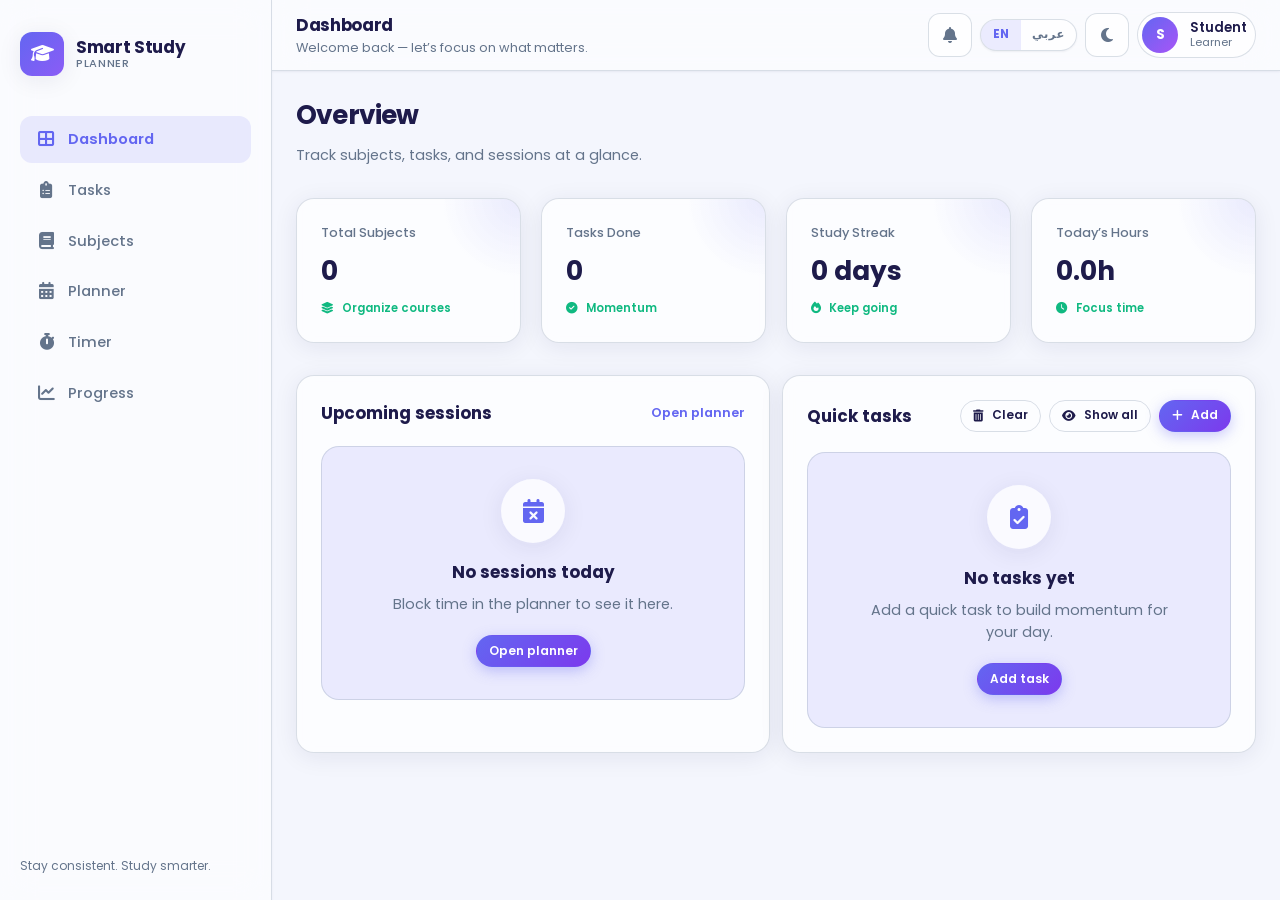
<file: index.html>
<!DOCTYPE html>
<html lang="en">
<head>
    <meta charset="UTF-8">
    <meta name="viewport" content="width=device-width, initial-scale=1.0">
    <title>Smart Study Planner — Dashboard</title>
    <link rel="preconnect" href="https://fonts.googleapis.com">
    <link rel="preconnect" href="https://fonts.gstatic.com" crossorigin>
    <link href="https://fonts.googleapis.com/css2?family=Poppins:wght@400;500;600;700&family=Tajawal:wght@400;500;600;700&display=swap" rel="stylesheet">
    <link rel="stylesheet" href="https://cdnjs.cloudflare.com/ajax/libs/font-awesome/6.4.0/css/all.min.css">
    <link rel="stylesheet" href="css/reset.css">
    <link rel="stylesheet" href="css/variables.css">
    <link rel="stylesheet" href="css/layout.css">
    <link rel="stylesheet" href="css/components.css">
</head>
<body data-page-title-key="docTitleDashboard">
    <div class="app-shell">
        <div class="sidebar-backdrop" id="sidebar-backdrop" aria-hidden="true"></div>

        <aside class="sidebar" id="app-sidebar" data-i18n-aria="ariaMainNav" aria-label="Main navigation">
            <div class="sidebar__brand">
                <div class="sidebar__brand-icon" aria-hidden="true">
                    <i class="fas fa-graduation-cap"></i>
                </div>
                <div class="sidebar__brand-text">
                    <span class="sidebar__title" data-i18n="brandTitle">Smart Study</span>
                    <span class="sidebar__subtitle" data-i18n="brandSubtitle">Planner</span>
                </div>
            </div>
            <nav class="nav-links">
                <div class="nav-item">
                    <a href="index.html" class="nav-link active">
                        <i class="fas fa-th-large"></i>
                        <span data-i18n="navDashboard">Dashboard</span>
                    </a>
                </div>
                <div class="nav-item">
                    <a href="pages/tasks.html" class="nav-link">
                        <i class="fas fa-clipboard-list"></i>
                        <span data-i18n="navTasks">Tasks</span>
                    </a>
                </div>
                <div class="nav-item">
                    <a href="pages/subjects.html" class="nav-link">
                        <i class="fas fa-book"></i>
                        <span data-i18n="navSubjects">Subjects</span>
                    </a>
                </div>
                <div class="nav-item">
                    <a href="pages/planner.html" class="nav-link">
                        <i class="fas fa-calendar-days"></i>
                        <span data-i18n="navPlanner">Planner</span>
                    </a>
                </div>
                <div class="nav-item">
                    <a href="pages/timer.html" class="nav-link">
                        <i class="fas fa-stopwatch"></i>
                        <span data-i18n="navTimer">Timer</span>
                    </a>
                </div>
                <div class="nav-item">
                    <a href="pages/progress.html" class="nav-link">
                        <i class="fas fa-chart-line"></i>
                        <span data-i18n="navProgress">Progress</span>
                    </a>
                </div>
            </nav>
            <div class="sidebar__footer" data-i18n="sidebarFooterDashboard">Stay consistent. Study smarter.</div>
        </aside>

        <main class="main-content">
            <header class="topbar">
                <div class="topbar__left">
                    <button type="button" class="topbar__menu" id="sidebar-open" data-i18n-aria="openMenu" aria-label="Open menu">
                        <i class="fas fa-bars"></i>
                    </button>
                    <div>
                        <div class="topbar__page-title" data-i18n="topbarDashboard">Dashboard</div>
                        <div class="topbar__page-desc" id="user-greeting-line" data-i18n="welcomeLine">Welcome back — let’s focus on what matters.</div>
                    </div>
                </div>
                <div class="topbar__right">
                    <div class="lang-switcher" data-i18n-aria="ariaLanguageSwitcher" role="group">
                        <button type="button" class="lang-switcher__btn" data-lang="en" aria-pressed="true">EN</button>
                        <button type="button" class="lang-switcher__btn" data-lang="ar" aria-pressed="false">عربي</button>
                    </div>
                    <div class="notifications-wrap">
                        <button type="button" class="notifications-btn" id="notifications-toggle" aria-expanded="false" data-i18n-aria="ariaNotifications" aria-label="Notifications">
                            <i class="fas fa-bell"></i>
                            <span class="notifications-badge" id="notifications-badge" data-count="0"></span>
                        </button>
                        <div class="notifications-panel" id="notifications-panel" role="region" data-i18n-aria="ariaNotificationsList" aria-label="Notifications list">
                            <div class="notifications-panel__head">
                                <span data-i18n="notifications">Notifications</span>
                                <button type="button" class="btn btn-ghost btn-sm" id="notifications-mark-read" data-i18n="markAllRead">Mark all read</button>
                            </div>
                            <div class="notifications-panel__list" id="notifications-list"></div>
                        </div>
                    </div>
                    <button type="button" class="theme-toggle" data-i18n-title="ariaToggleTheme" title="Toggle theme" aria-label="Toggle theme">
                        <i class="fas fa-moon"></i>
                    </button>
                    <div class="user-chip">
                        <div class="user-avatar" aria-hidden="true" id="user-avatar-initial">S</div>
                        <div class="user-meta">
                            <span class="user-meta__name" id="user-display-name" data-i18n="userName">Student</span>
                            <span class="user-meta__role" data-i18n="userRole">Learner</span>
                        </div>
                    </div>
                </div>
            </header>

            <div class="page-body page-body--narrow">
                <header class="page-header">
                    <h1 id="page-heading" data-i18n="pageOverview">Overview</h1>
                    <p data-i18n="pageOverviewDesc">Track subjects, tasks, and sessions at a glance.</p>
                </header>

                <section class="stat-grid stat-grid--loading" id="stat-grid" aria-busy="true">
                    <div class="card stat-card card--flat">
                        <span class="label" data-i18n="statTotalSubjects">Total Subjects</span>
                        <span class="value" id="stat-subjects">0</span>
                        <span class="trend up"><i class="fas fa-layer-group"></i> <span data-i18n="statOrganizeCourses">Organize courses</span></span>
                    </div>
                    <div class="card stat-card card--flat">
                        <span class="label" data-i18n="statTasksDone">Tasks Done</span>
                        <span class="value" id="stat-tasks">0</span>
                        <span class="trend up"><i class="fas fa-circle-check"></i> <span data-i18n="statMomentum">Momentum</span></span>
                    </div>
                    <div class="card stat-card card--flat">
                        <span class="label" data-i18n="statStudyStreak">Study Streak</span>
                        <span class="value" id="stat-streak">0</span>
                        <span class="trend up"><i class="fas fa-fire"></i> <span data-i18n="statKeepGoing">Keep going</span></span>
                    </div>
                    <div class="card stat-card card--flat">
                        <span class="label" data-i18n="statHoursToday">Today’s Hours</span>
                        <span class="value" id="stat-hours">0h</span>
                        <span class="trend up"><i class="fas fa-clock"></i> <span data-i18n="statFocusTime">Focus time</span></span>
                    </div>
                </section>

                <div class="grid grid-2">
                    <div class="card card--flat">
                        <div class="section-header">
                            <h2 data-i18n="upcomingSessions">Upcoming sessions</h2>
                            <a class="link-muted" href="pages/planner.html" data-i18n="openPlanner">Open planner</a>
                        </div>
                        <div id="upcoming-list" class="stack" style="display:flex;flex-direction:column;gap:0.75rem;min-height:4rem;"></div>
                    </div>

                    <div class="card card--flat">
                        <div class="section-header">
                            <h2 data-i18n="quickTasks">Quick tasks</h2>
                            <div class="toolbar">
                                <button type="button" class="btn btn-outline btn-sm" id="clear-all-tasks" data-i18n-title="titleClearTasks" title="Clear all tasks">
                                    <i class="fas fa-trash-can"></i> <span data-i18n="clearTasks">Clear</span>
                                </button>
                                <button type="button" class="btn btn-outline btn-sm" id="toggle-all-tasks" data-i18n-title="titleToggleTasks" title="Show pending or all">
                                    <i class="fas fa-eye"></i> <span data-i18n="btnPending">Pending</span>
                                </button>
                                <button type="button" class="btn btn-primary btn-sm" id="open-task-modal">
                                    <i class="fas fa-plus"></i> <span data-i18n="btnAdd">Add</span>
                                </button>
                            </div>
                        </div>
                        <div id="quick-tasks-list" style="display:flex;flex-direction:column;gap:0.75rem;min-height:6rem;"></div>
                    </div>
                </div>
            </div>
        </main>
    </div>

    <div id="task-modal" class="modal-overlay" role="dialog" aria-modal="true" aria-labelledby="task-modal-title">
        <div class="card modal-card">
            <h3 id="task-modal-title" style="margin-bottom:1rem;font-size:1.1rem;" data-i18n="newQuickTask">New quick task</h3>
            <label class="form-label" for="quick-task-name" data-i18n="taskNameLabel">Task name</label>
            <input type="text" id="quick-task-name" class="input-field" data-i18n-placeholder="taskNamePlaceholder" placeholder="What needs to be done?" style="width:100%;margin-bottom:1.25rem;">
            <div style="display:flex;gap:0.75rem;justify-content:flex-end;">
                <button type="button" class="btn btn-outline" id="close-task-modal" data-i18n="cancel">Cancel</button>
                <button type="button" class="btn btn-primary" id="save-quick-task" data-i18n="addTask">Add task</button>
            </div>
        </div>
    </div>

    <script src="js/storage.js"></script>
    <script src="js/i18n.js"></script>
    <script src="js/ui.js"></script>
    <script src="js/app.js"></script>
</body>
</html>
</file>
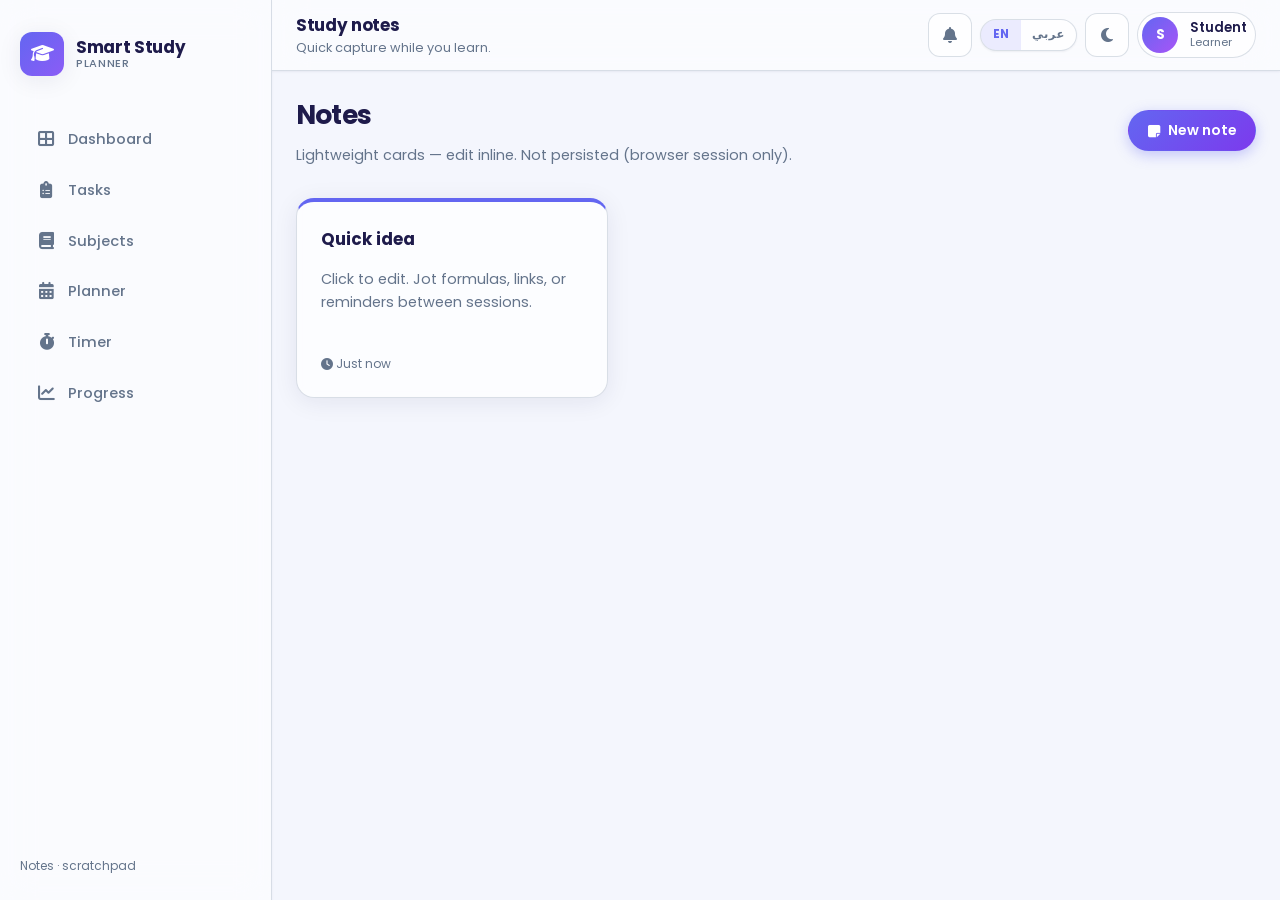
<file: pages/notes.html>
<!DOCTYPE html>
<html lang="en">
<head>
    <meta charset="UTF-8">
    <meta name="viewport" content="width=device-width, initial-scale=1.0">
    <title>Notes — Smart Study Planner</title>
    <link rel="preconnect" href="https://fonts.googleapis.com">
    <link rel="preconnect" href="https://fonts.gstatic.com" crossorigin>
    <link href="https://fonts.googleapis.com/css2?family=Poppins:wght@400;500;600;700&family=Tajawal:wght@400;500;600;700&display=swap" rel="stylesheet">
    <link rel="stylesheet" href="https://cdnjs.cloudflare.com/ajax/libs/font-awesome/6.4.0/css/all.min.css">
    <link rel="stylesheet" href="../css/reset.css">
    <link rel="stylesheet" href="../css/variables.css">
    <link rel="stylesheet" href="../css/layout.css">
    <link rel="stylesheet" href="../css/components.css">
</head>
<body data-page-title-key="docTitleNotes">
    <div class="sidebar-backdrop" id="sidebar-backdrop" aria-hidden="true"></div>

    <div class="app-shell">
        <aside class="sidebar" id="app-sidebar" data-i18n-aria="ariaMainNav" aria-label="Main navigation">
            <div class="sidebar__brand">
                <div class="sidebar__brand-icon" aria-hidden="true"><i class="fas fa-graduation-cap"></i></div>
                <div class="sidebar__brand-text">
                    <span class="sidebar__title" data-i18n="brandTitle">Smart Study</span>
                    <span class="sidebar__subtitle" data-i18n="brandSubtitle">Planner</span>
                </div>
            </div>
            <nav class="nav-links">
                <div class="nav-item"><a href="../index.html" class="nav-link"><i class="fas fa-th-large"></i><span data-i18n="navDashboard">Dashboard</span></a></div>
                <div class="nav-item"><a href="tasks.html" class="nav-link"><i class="fas fa-clipboard-list"></i><span data-i18n="navTasks">Tasks</span></a></div>
                <div class="nav-item"><a href="subjects.html" class="nav-link"><i class="fas fa-book"></i><span data-i18n="navSubjects">Subjects</span></a></div>
                <div class="nav-item"><a href="planner.html" class="nav-link"><i class="fas fa-calendar-days"></i><span data-i18n="navPlanner">Planner</span></a></div>
                <div class="nav-item"><a href="timer.html" class="nav-link"><i class="fas fa-stopwatch"></i><span data-i18n="navTimer">Timer</span></a></div>
                <div class="nav-item"><a href="progress.html" class="nav-link"><i class="fas fa-chart-line"></i><span data-i18n="navProgress">Progress</span></a></div>
            </nav>
            <div class="sidebar__footer" data-i18n="sidebarFooterNotes">Notes · scratchpad</div>
        </aside>

        <main class="main-content">
            <header class="topbar">
                <div class="topbar__left">
                    <button type="button" class="topbar__menu" id="sidebar-open" data-i18n-aria="openMenu" aria-label="Open menu"><i class="fas fa-bars"></i></button>
                    <div>
                        <div class="topbar__page-title" data-i18n="topbarNotes">Study notes</div>
                        <div class="topbar__page-desc" data-i18n="descNotes">Quick capture while you learn.</div>
                    </div>
                </div>
                <div class="topbar__right">
                    <div class="lang-switcher" data-i18n-aria="ariaLanguageSwitcher" role="group">
                        <button type="button" class="lang-switcher__btn" data-lang="en" aria-pressed="true">EN</button>
                        <button type="button" class="lang-switcher__btn" data-lang="ar" aria-pressed="false">عربي</button>
                    </div>
                    <div class="notifications-wrap">
                        <button type="button" class="notifications-btn" id="notifications-toggle" data-i18n-aria="ariaNotifications" aria-label="Notifications">
                            <i class="fas fa-bell"></i>
                            <span class="notifications-badge" id="notifications-badge" data-count="0"></span>
                        </button>
                        <div class="notifications-panel" id="notifications-panel" data-i18n-aria="ariaNotificationsList" aria-label="Notifications list">
                            <div class="notifications-panel__head">
                                <span data-i18n="notifications">Notifications</span>
                                <button type="button" class="btn btn-ghost btn-sm" id="notifications-mark-read" data-i18n="markAllRead">Mark all read</button>
                            </div>
                            <div class="notifications-panel__list" id="notifications-list"></div>
                        </div>
                    </div>
                    <button type="button" class="theme-toggle" data-i18n-title="ariaToggleTheme" title="Toggle theme"><i class="fas fa-moon"></i></button>
                    <div class="user-chip">
                        <div class="user-avatar" aria-hidden="true">S</div>
                        <div class="user-meta">
                            <span class="user-meta__name" data-i18n="userName">Student</span>
                            <span class="user-meta__role" data-i18n="userRole">Learner</span>
                        </div>
                    </div>
                </div>
            </header>

            <div class="page-body page-body--narrow">
                <header class="page-header" style="display:flex;flex-wrap:wrap;align-items:center;justify-content:space-between;gap:1rem;">
                    <div>
                        <h1 data-i18n="pageNotesH1">Notes</h1>
                        <p data-i18n="pageNotesDesc">Lightweight cards — edit inline. Not persisted (browser session only).</p>
                    </div>
                    <button type="button" class="btn btn-primary" id="add-note-btn"><i class="fas fa-note-sticky"></i> <span data-i18n="notesNewNote">New note</span></button>
                </header>

                <div class="grid grid-3" id="notes-grid">
                    <div class="card card--flat" style="display:flex;flex-direction:column;gap:1rem;border-top:4px solid var(--primary);min-height:200px;">
                        <h3 contenteditable="true" style="font-size:1.05rem;outline:none;" data-i18n="notesSampleTitle">Quick idea</h3>
                        <p contenteditable="true" style="font-size:0.9rem;color:var(--text-muted);flex-grow:1;outline:none;" data-i18n="notesSampleBody">Click to edit. Jot formulas, links, or reminders between sessions.</p>
                        <div style="font-size:0.75rem;color:var(--text-muted);"><i class="fas fa-clock"></i> <span data-i18n="notesJustNow">Just now</span></div>
                    </div>
                </div>
            </div>
        </main>
    </div>

    <script src="../js/storage.js"></script>
    <script src="../js/i18n.js"></script>
    <script src="../js/ui.js"></script>
    <script>
        function tr(key, vars) {
            return typeof window.t === "function" ? window.t(key, vars) : key;
        }

        document.addEventListener("DOMContentLoaded", () => {
            document.getElementById("add-note-btn").addEventListener("click", addNote);
        });

        function addNote() {
            const grid = document.getElementById("notes-grid");
            const note = document.createElement("div");
            note.className = "card card--flat";
            note.style.cssText = "display:flex;flex-direction:column;gap:1rem;border-top:4px solid #10b981;min-height:200px;";
            note.innerHTML = `
                <h3 contenteditable="true" style="font-size:1.05rem;outline:none;">${escapeHtml(tr("notesNewNote"))}</h3>
                <p contenteditable="true" style="font-size:0.9rem;color:var(--text-muted);flex-grow:1;outline:none;">…</p>
                <div style="font-size:0.75rem;color:var(--text-muted);"><i class="fas fa-clock"></i> ${new Date().toLocaleString()}</div>`;
            grid.prepend(note);
            if (window.SSP) SSP.showToast("success", tr("toastNoteAdded"), tr("toastNoteAddedBody"));
        }

        function escapeHtml(s) {
            const d = document.createElement("div");
            d.textContent = s;
            return d.innerHTML;
        }
    </script>
</body>
</html>
</file>
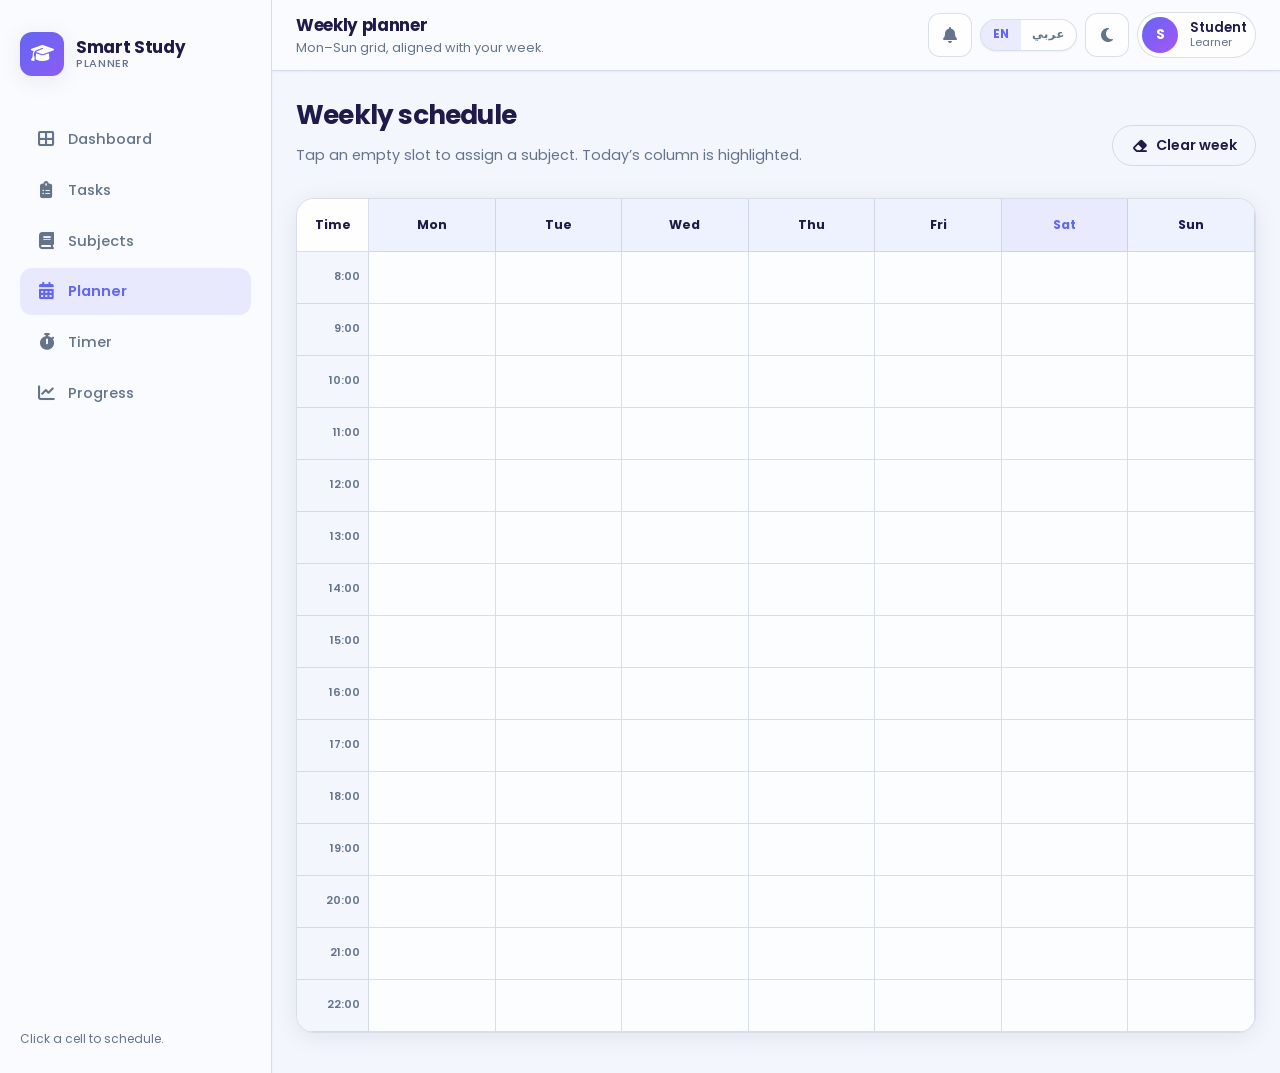
<file: pages/planner.html>
<!DOCTYPE html>
<html lang="en">
<head>
    <meta charset="UTF-8">
    <meta name="viewport" content="width=device-width, initial-scale=1.0">
    <title>Planner — Smart Study Planner</title>
    <link rel="preconnect" href="https://fonts.googleapis.com">
    <link rel="preconnect" href="https://fonts.gstatic.com" crossorigin>
    <link href="https://fonts.googleapis.com/css2?family=Poppins:wght@400;500;600;700&family=Tajawal:wght@400;500;600;700&display=swap" rel="stylesheet">
    <link rel="stylesheet" href="https://cdnjs.cloudflare.com/ajax/libs/font-awesome/6.4.0/css/all.min.css">
    <link rel="stylesheet" href="../css/reset.css">
    <link rel="stylesheet" href="../css/variables.css">
    <link rel="stylesheet" href="../css/layout.css">
    <link rel="stylesheet" href="../css/components.css">
</head>
<body data-page-title-key="docTitlePlanner">
    <div class="sidebar-backdrop" id="sidebar-backdrop" aria-hidden="true"></div>

    <div class="app-shell">
        <aside class="sidebar" id="app-sidebar" data-i18n-aria="ariaMainNav" aria-label="Main navigation">
            <div class="sidebar__brand">
                <div class="sidebar__brand-icon" aria-hidden="true"><i class="fas fa-graduation-cap"></i></div>
                <div class="sidebar__brand-text">
                    <span class="sidebar__title" data-i18n="brandTitle">Smart Study</span>
                    <span class="sidebar__subtitle" data-i18n="brandSubtitle">Planner</span>
                </div>
            </div>
            <nav class="nav-links">
                <div class="nav-item"><a href="../index.html" class="nav-link"><i class="fas fa-th-large"></i><span data-i18n="navDashboard">Dashboard</span></a></div>
                <div class="nav-item"><a href="tasks.html" class="nav-link"><i class="fas fa-clipboard-list"></i><span data-i18n="navTasks">Tasks</span></a></div>
                <div class="nav-item"><a href="subjects.html" class="nav-link"><i class="fas fa-book"></i><span data-i18n="navSubjects">Subjects</span></a></div>
                <div class="nav-item"><a href="planner.html" class="nav-link active"><i class="fas fa-calendar-days"></i><span data-i18n="navPlanner">Planner</span></a></div>
                <div class="nav-item"><a href="timer.html" class="nav-link"><i class="fas fa-stopwatch"></i><span data-i18n="navTimer">Timer</span></a></div>
                <div class="nav-item"><a href="progress.html" class="nav-link"><i class="fas fa-chart-line"></i><span data-i18n="navProgress">Progress</span></a></div>
            </nav>
            <div class="sidebar__footer" data-i18n="sidebarFooterPlanner">Click a cell to schedule.</div>
        </aside>

        <main class="main-content">
            <header class="topbar">
                <div class="topbar__left">
                    <button type="button" class="topbar__menu" id="sidebar-open" data-i18n-aria="openMenu" aria-label="Open menu"><i class="fas fa-bars"></i></button>
                    <div>
                        <div class="topbar__page-title" data-i18n="topbarPlanner">Weekly planner</div>
                        <div class="topbar__page-desc" data-i18n="descPlanner">Mon–Sun grid, aligned with your week.</div>
                    </div>
                </div>
                <div class="topbar__right">
                    <div class="lang-switcher" data-i18n-aria="ariaLanguageSwitcher" role="group">
                        <button type="button" class="lang-switcher__btn" data-lang="en" aria-pressed="true">EN</button>
                        <button type="button" class="lang-switcher__btn" data-lang="ar" aria-pressed="false">عربي</button>
                    </div>
                    <div class="notifications-wrap">
                        <button type="button" class="notifications-btn" id="notifications-toggle" data-i18n-aria="ariaNotifications" aria-label="Notifications">
                            <i class="fas fa-bell"></i>
                            <span class="notifications-badge" id="notifications-badge" data-count="0"></span>
                        </button>
                        <div class="notifications-panel" id="notifications-panel" data-i18n-aria="ariaNotificationsList" aria-label="Notifications list">
                            <div class="notifications-panel__head">
                                <span data-i18n="notifications">Notifications</span>
                                <button type="button" class="btn btn-ghost btn-sm" id="notifications-mark-read" data-i18n="markAllRead">Mark all read</button>
                            </div>
                            <div class="notifications-panel__list" id="notifications-list"></div>
                        </div>
                    </div>
                    <button type="button" class="theme-toggle" data-i18n-title="ariaToggleTheme" title="Toggle theme"><i class="fas fa-moon"></i></button>
                    <div class="user-chip">
                        <div class="user-avatar" aria-hidden="true">S</div>
                        <div class="user-meta">
                            <span class="user-meta__name" data-i18n="userName">Student</span>
                            <span class="user-meta__role" data-i18n="userRole">Learner</span>
                        </div>
                    </div>
                </div>
            </header>

            <div class="page-body page-body--narrow">
                <header class="page-header" style="display:flex;flex-wrap:wrap;align-items:flex-end;justify-content:space-between;gap:1rem;">
                    <div>
                        <h1 data-i18n="plannerWeeklyH1">Weekly schedule</h1>
                        <p data-i18n="pagePlannerDesc">Tap an empty slot to assign a subject. Today’s column is highlighted.</p>
                    </div>
                    <button type="button" class="btn btn-outline" id="clear-week-btn"><i class="fas fa-eraser"></i> <span data-i18n="plannerClearWeek">Clear week</span></button>
                </header>

                <div class="planner-container">
                    <div class="planner-grid" id="planner-grid" role="grid" data-i18n-aria="plannerGridAria" aria-label="Weekly study schedule">
                        <div class="grid-header" style="background:var(--card);" data-i18n="plannerTimeCol">Time</div>
                        <div class="grid-header" data-day-head="0" data-i18n="plannerDayMon">Mon</div>
                        <div class="grid-header" data-day-head="1" data-i18n="plannerDayTue">Tue</div>
                        <div class="grid-header" data-day-head="2" data-i18n="plannerDayWed">Wed</div>
                        <div class="grid-header" data-day-head="3" data-i18n="plannerDayThu">Thu</div>
                        <div class="grid-header" data-day-head="4" data-i18n="plannerDayFri">Fri</div>
                        <div class="grid-header" data-day-head="5" data-i18n="plannerDaySat">Sat</div>
                        <div class="grid-header" data-day-head="6" data-i18n="plannerDaySun">Sun</div>
                    </div>
                </div>

                <div id="subject-selector" class="subject-selector" role="dialog" aria-modal="true" aria-labelledby="selector-title">
                    <div class="card modal-card" style="max-width:380px;width:100%;">
                        <h3 id="selector-title" style="margin-bottom:1rem;font-size:1.1rem;" data-i18n="plannerSelectSubject">Select subject</h3>
                        <div id="subject-list" style="display:flex;flex-direction:column;gap:0.5rem;max-height:280px;overflow-y:auto;"></div>
                        <div style="margin-top:1.25rem;display:flex;gap:0.75rem;">
                            <button type="button" class="btn btn-outline" style="flex:1;" onclick="closeSelector()" data-i18n="cancel">Cancel</button>
                            <button type="button" class="btn btn-danger" style="flex:1;" onclick="removeSession()" data-i18n="plannerRemove">Remove</button>
                        </div>
                    </div>
                </div>
            </div>
        </main>
    </div>

    <script src="../js/storage.js"></script>
    <script src="../js/i18n.js"></script>
    <script src="../js/ui.js"></script>
    <script src="../js/planner.js"></script>
</body>
</html>
</file>
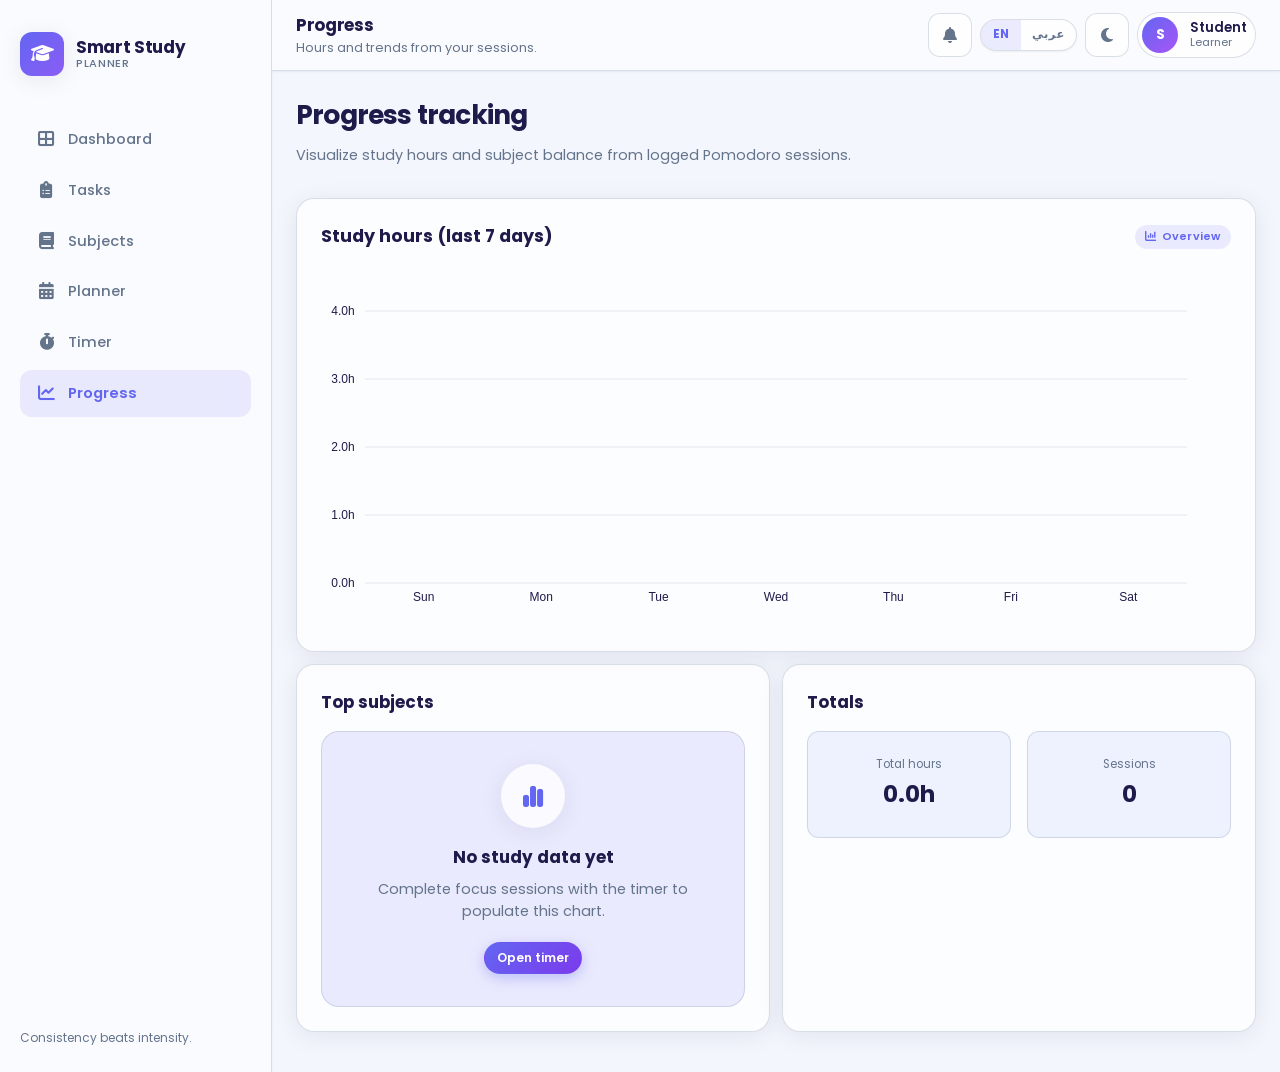
<file: pages/progress.html>
<!DOCTYPE html>
<html lang="en">
<head>
    <meta charset="UTF-8">
    <meta name="viewport" content="width=device-width, initial-scale=1.0">
    <title>Progress — Smart Study Planner</title>
    <link rel="preconnect" href="https://fonts.googleapis.com">
    <link rel="preconnect" href="https://fonts.gstatic.com" crossorigin>
    <link href="https://fonts.googleapis.com/css2?family=Poppins:wght@400;500;600;700&family=Tajawal:wght@400;500;600;700&display=swap" rel="stylesheet">
    <link rel="stylesheet" href="https://cdnjs.cloudflare.com/ajax/libs/font-awesome/6.4.0/css/all.min.css">
    <link rel="stylesheet" href="../css/reset.css">
    <link rel="stylesheet" href="../css/variables.css">
    <link rel="stylesheet" href="../css/layout.css">
    <link rel="stylesheet" href="../css/components.css">
</head>
<body data-page-title-key="docTitleProgress">
    <div class="sidebar-backdrop" id="sidebar-backdrop" aria-hidden="true"></div>

    <div class="app-shell">
        <aside class="sidebar" id="app-sidebar" data-i18n-aria="ariaMainNav" aria-label="Main navigation">
            <div class="sidebar__brand">
                <div class="sidebar__brand-icon" aria-hidden="true"><i class="fas fa-graduation-cap"></i></div>
                <div class="sidebar__brand-text">
                    <span class="sidebar__title" data-i18n="brandTitle">Smart Study</span>
                    <span class="sidebar__subtitle" data-i18n="brandSubtitle">Planner</span>
                </div>
            </div>
            <nav class="nav-links">
                <div class="nav-item"><a href="../index.html" class="nav-link"><i class="fas fa-th-large"></i><span data-i18n="navDashboard">Dashboard</span></a></div>
                <div class="nav-item"><a href="tasks.html" class="nav-link"><i class="fas fa-clipboard-list"></i><span data-i18n="navTasks">Tasks</span></a></div>
                <div class="nav-item"><a href="subjects.html" class="nav-link"><i class="fas fa-book"></i><span data-i18n="navSubjects">Subjects</span></a></div>
                <div class="nav-item"><a href="planner.html" class="nav-link"><i class="fas fa-calendar-days"></i><span data-i18n="navPlanner">Planner</span></a></div>
                <div class="nav-item"><a href="timer.html" class="nav-link"><i class="fas fa-stopwatch"></i><span data-i18n="navTimer">Timer</span></a></div>
                <div class="nav-item"><a href="progress.html" class="nav-link active"><i class="fas fa-chart-line"></i><span data-i18n="navProgress">Progress</span></a></div>
            </nav>
            <div class="sidebar__footer" data-i18n="sidebarFooterProgress">Consistency beats intensity.</div>
        </aside>

        <main class="main-content">
            <header class="topbar">
                <div class="topbar__left">
                    <button type="button" class="topbar__menu" id="sidebar-open" data-i18n-aria="openMenu" aria-label="Open menu"><i class="fas fa-bars"></i></button>
                    <div>
                        <div class="topbar__page-title" data-i18n="topbarProgress">Progress</div>
                        <div class="topbar__page-desc" data-i18n="descProgress">Hours and trends from your sessions.</div>
                    </div>
                </div>
                <div class="topbar__right">
                    <div class="lang-switcher" data-i18n-aria="ariaLanguageSwitcher" role="group">
                        <button type="button" class="lang-switcher__btn" data-lang="en" aria-pressed="true">EN</button>
                        <button type="button" class="lang-switcher__btn" data-lang="ar" aria-pressed="false">عربي</button>
                    </div>
                    <div class="notifications-wrap">
                        <button type="button" class="notifications-btn" id="notifications-toggle" data-i18n-aria="ariaNotifications" aria-label="Notifications">
                            <i class="fas fa-bell"></i>
                            <span class="notifications-badge" id="notifications-badge" data-count="0"></span>
                        </button>
                        <div class="notifications-panel" id="notifications-panel" data-i18n-aria="ariaNotificationsList" aria-label="Notifications list">
                            <div class="notifications-panel__head">
                                <span data-i18n="notifications">Notifications</span>
                                <button type="button" class="btn btn-ghost btn-sm" id="notifications-mark-read" data-i18n="markAllRead">Mark all read</button>
                            </div>
                            <div class="notifications-panel__list" id="notifications-list"></div>
                        </div>
                    </div>
                    <button type="button" class="theme-toggle" data-i18n-title="ariaToggleTheme" title="Toggle theme"><i class="fas fa-moon"></i></button>
                    <div class="user-chip">
                        <div class="user-avatar" aria-hidden="true">S</div>
                        <div class="user-meta">
                            <span class="user-meta__name" data-i18n="userName">Student</span>
                            <span class="user-meta__role" data-i18n="userRole">Learner</span>
                        </div>
                    </div>
                </div>
            </header>

            <div class="page-body page-body--narrow">
                <header class="page-header">
                    <h1 data-i18n="pageProgressH1">Progress tracking</h1>
                    <p data-i18n="pageProgressDesc">Visualize study hours and subject balance from logged Pomodoro sessions.</p>
                </header>

                <div class="grid grid-2">
                    <div class="card card--flat" style="grid-column:1/-1;">
                        <div class="section-header" style="margin-bottom:1rem;">
                            <h2 style="font-size:1.1rem;" data-i18n="progressChartTitle">Study hours (last 7 days)</h2>
                            <span class="badge badge-purple"><i class="fas fa-chart-column"></i> <span data-i18n="progressBadgeOverview">Overview</span></span>
                        </div>
                        <div style="width:100%;height:min(360px,50vh);position:relative;">
                            <canvas id="progressChart" data-i18n-aria="progressChartTitle" aria-label=""></canvas>
                        </div>
                    </div>

                    <div class="card card--flat">
                        <h3 style="margin-bottom:1rem;font-size:1.05rem;" data-i18n="progressTopSubjects">Top subjects</h3>
                        <div id="top-subjects-list" style="display:flex;flex-direction:column;gap:1.25rem;"></div>
                    </div>

                    <div class="card card--flat">
                        <h3 style="margin-bottom:1rem;font-size:1.05rem;" data-i18n="progressTotals">Totals</h3>
                        <div style="display:grid;grid-template-columns:1fr 1fr;gap:1rem;">
                            <div class="stat-tile">
                                <div class="stat-tile__label" data-i18n="totalHours">Total hours</div>
                                <div class="stat-tile__value" id="total-hours">0h</div>
                            </div>
                            <div class="stat-tile">
                                <div class="stat-tile__label" data-i18n="sessions">Sessions</div>
                                <div class="stat-tile__value" id="total-sessions">0</div>
                            </div>
                        </div>
                    </div>
                </div>
            </div>
        </main>
    </div>

    <script src="../js/storage.js"></script>
    <script src="../js/i18n.js"></script>
    <script src="../js/ui.js"></script>
    <script src="../js/charts.js"></script>
</body>
</html>
</file>
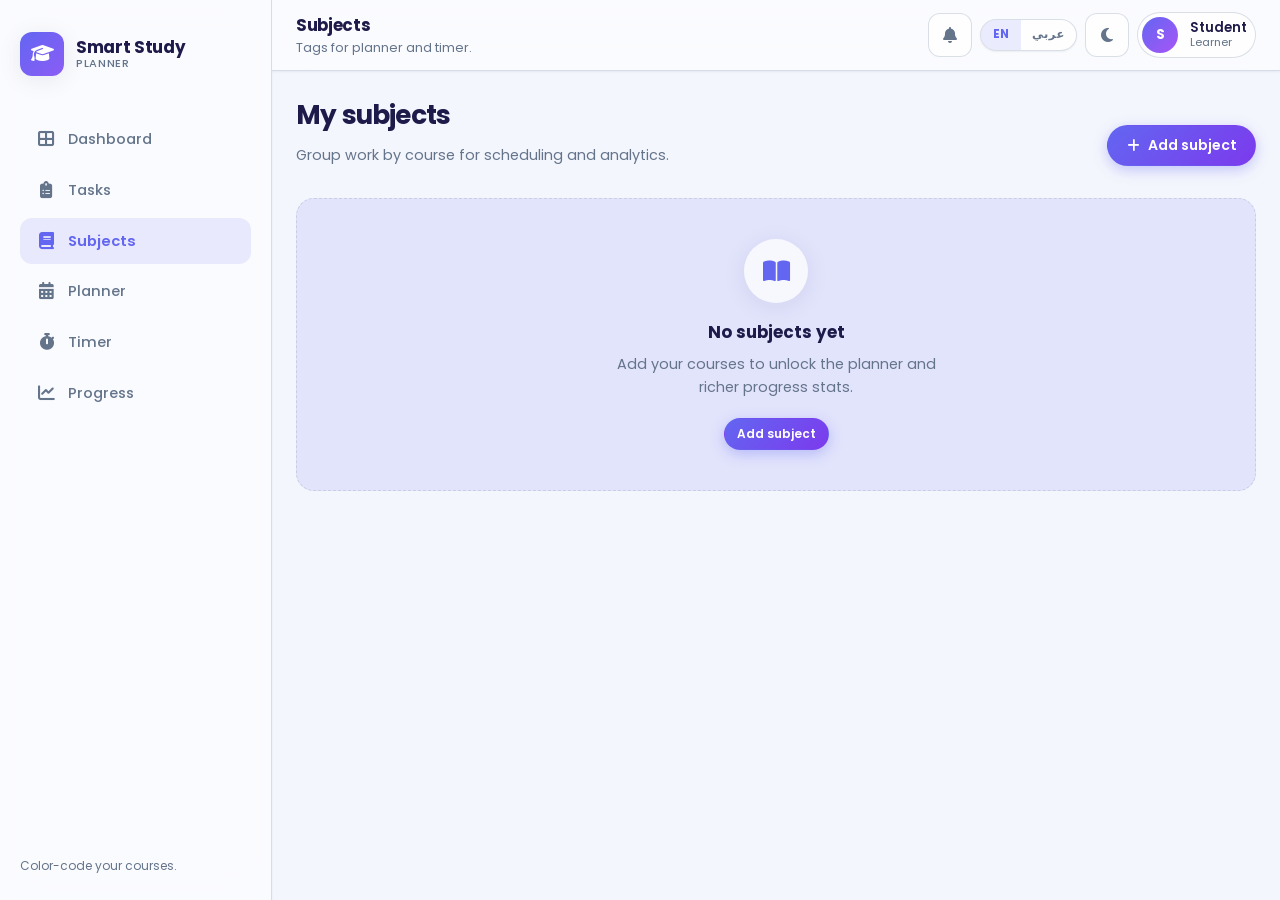
<file: pages/subjects.html>
<!DOCTYPE html>
<html lang="en">
<head>
    <meta charset="UTF-8">
    <meta name="viewport" content="width=device-width, initial-scale=1.0">
    <title>Subjects — Smart Study Planner</title>
    <link rel="preconnect" href="https://fonts.googleapis.com">
    <link rel="preconnect" href="https://fonts.gstatic.com" crossorigin>
    <link href="https://fonts.googleapis.com/css2?family=Poppins:wght@400;500;600;700&family=Tajawal:wght@400;500;600;700&display=swap" rel="stylesheet">
    <link rel="stylesheet" href="https://cdnjs.cloudflare.com/ajax/libs/font-awesome/6.4.0/css/all.min.css">
    <link rel="stylesheet" href="../css/reset.css">
    <link rel="stylesheet" href="../css/variables.css">
    <link rel="stylesheet" href="../css/layout.css">
    <link rel="stylesheet" href="../css/components.css">
</head>
<body data-page-title-key="docTitleSubjects">
    <div class="sidebar-backdrop" id="sidebar-backdrop" aria-hidden="true"></div>

    <div class="app-shell">
        <aside class="sidebar" id="app-sidebar" data-i18n-aria="ariaMainNav" aria-label="Main navigation">
            <div class="sidebar__brand">
                <div class="sidebar__brand-icon" aria-hidden="true"><i class="fas fa-graduation-cap"></i></div>
                <div class="sidebar__brand-text">
                    <span class="sidebar__title" data-i18n="brandTitle">Smart Study</span>
                    <span class="sidebar__subtitle" data-i18n="brandSubtitle">Planner</span>
                </div>
            </div>
            <nav class="nav-links">
                <div class="nav-item"><a href="../index.html" class="nav-link"><i class="fas fa-th-large"></i><span data-i18n="navDashboard">Dashboard</span></a></div>
                <div class="nav-item"><a href="tasks.html" class="nav-link"><i class="fas fa-clipboard-list"></i><span data-i18n="navTasks">Tasks</span></a></div>
                <div class="nav-item"><a href="subjects.html" class="nav-link active"><i class="fas fa-book"></i><span data-i18n="navSubjects">Subjects</span></a></div>
                <div class="nav-item"><a href="planner.html" class="nav-link"><i class="fas fa-calendar-days"></i><span data-i18n="navPlanner">Planner</span></a></div>
                <div class="nav-item"><a href="timer.html" class="nav-link"><i class="fas fa-stopwatch"></i><span data-i18n="navTimer">Timer</span></a></div>
                <div class="nav-item"><a href="progress.html" class="nav-link"><i class="fas fa-chart-line"></i><span data-i18n="navProgress">Progress</span></a></div>
            </nav>
            <div class="sidebar__footer" data-i18n="sidebarFooterSubjects">Color-code your courses.</div>
        </aside>

        <main class="main-content">
            <header class="topbar">
                <div class="topbar__left">
                    <button type="button" class="topbar__menu" id="sidebar-open" data-i18n-aria="openMenu" aria-label="Open menu"><i class="fas fa-bars"></i></button>
                    <div>
                        <div class="topbar__page-title" data-i18n="topbarSubjects">Subjects</div>
                        <div class="topbar__page-desc" data-i18n="descSubjects">Tags for planner and timer.</div>
                    </div>
                </div>
                <div class="topbar__right">
                    <div class="lang-switcher" data-i18n-aria="ariaLanguageSwitcher" role="group">
                        <button type="button" class="lang-switcher__btn" data-lang="en" aria-pressed="true">EN</button>
                        <button type="button" class="lang-switcher__btn" data-lang="ar" aria-pressed="false">عربي</button>
                    </div>
                    <div class="notifications-wrap">
                        <button type="button" class="notifications-btn" id="notifications-toggle" data-i18n-aria="ariaNotifications" aria-label="Notifications">
                            <i class="fas fa-bell"></i>
                            <span class="notifications-badge" id="notifications-badge" data-count="0"></span>
                        </button>
                        <div class="notifications-panel" id="notifications-panel" data-i18n-aria="ariaNotificationsList" aria-label="Notifications list">
                            <div class="notifications-panel__head">
                                <span data-i18n="notifications">Notifications</span>
                                <button type="button" class="btn btn-ghost btn-sm" id="notifications-mark-read" data-i18n="markAllRead">Mark all read</button>
                            </div>
                            <div class="notifications-panel__list" id="notifications-list"></div>
                        </div>
                    </div>
                    <button type="button" class="theme-toggle" data-i18n-title="ariaToggleTheme" title="Toggle theme"><i class="fas fa-moon"></i></button>
                    <div class="user-chip">
                        <div class="user-avatar" aria-hidden="true">S</div>
                        <div class="user-meta">
                            <span class="user-meta__name" data-i18n="userName">Student</span>
                            <span class="user-meta__role" data-i18n="userRole">Learner</span>
                        </div>
                    </div>
                </div>
            </header>

            <div class="page-body page-body--narrow">
                <header class="page-header" style="display:flex;flex-wrap:wrap;align-items:flex-end;justify-content:space-between;gap:1rem;">
                    <div>
                        <h1 data-i18n="pageSubjectsH1">My subjects</h1>
                        <p data-i18n="pageSubjectsDesc">Group work by course for scheduling and analytics.</p>
                    </div>
                    <button type="button" class="btn btn-primary" id="open-modal-btn"><i class="fas fa-plus"></i> <span data-i18n="addSubject">Add subject</span></button>
                </header>

                <div class="grid grid-3" id="subjects-grid"></div>
            </div>
        </main>
    </div>

    <div id="subject-modal" class="modal-overlay" role="dialog" aria-modal="true" aria-labelledby="subject-modal-title">
        <div class="card modal-card">
            <h2 id="subject-modal-title" style="margin-bottom:1.25rem;font-size:1.15rem;" data-i18n="addSubjectModalTitle">Add subject</h2>
            <form id="subject-form">
                <div class="form-row">
                    <label class="form-label" for="subject-name" data-i18n="subjectNameLabel">Subject name</label>
                    <input type="text" id="subject-name" class="input-field" required data-i18n-placeholder="subjectNamePlaceholder" placeholder="e.g. Linear algebra" style="width:100%;">
                </div>
                <div class="form-row">
                    <span class="form-label" data-i18n="colorTag">Color tag</span>
                    <div class="color-picker">
                        <input type="radio" name="color" value="#6366f1" checked id="c1">
                        <label for="c1" style="background:#6366f1;"></label>
                        <input type="radio" name="color" value="#10b981" id="c2">
                        <label for="c2" style="background:#10b981;"></label>
                        <input type="radio" name="color" value="#f59e0b" id="c3">
                        <label for="c3" style="background:#f59e0b;"></label>
                        <input type="radio" name="color" value="#ef4444" id="c4">
                        <label for="c4" style="background:#ef4444;"></label>
                        <input type="radio" name="color" value="#ec4899" id="c5">
                        <label for="c5" style="background:#ec4899;"></label>
                    </div>
                </div>
                <div style="display:flex;gap:0.75rem;justify-content:flex-end;margin-top:1.5rem;">
                    <button type="button" class="btn btn-outline" id="close-modal-btn" data-i18n="cancel">Cancel</button>
                    <button type="submit" class="btn btn-primary" data-i18n="saveSubject">Save subject</button>
                </div>
            </form>
        </div>
    </div>

    <script src="../js/storage.js"></script>
    <script src="../js/i18n.js"></script>
    <script src="../js/ui.js"></script>
    <script>
        function tr(key, vars) {
            return typeof window.t === "function" ? window.t(key, vars) : key;
        }

        function escapeHtml(s) {
            const d = document.createElement("div");
            d.textContent = s;
            return d.innerHTML;
        }

        document.addEventListener("DOMContentLoaded", () => {
            const grid = document.getElementById("subjects-grid");
            const modal = document.getElementById("subject-modal");
            const form = document.getElementById("subject-form");

            function openModal() {
                modal.classList.add("is-open");
                document.getElementById("subject-name").focus();
            }
            function closeModal() {
                modal.classList.remove("is-open");
            }

            const renderSubjects = () => {
                const subjects = Storage.getSubjects();
                if (subjects.length === 0) {
                    grid.innerHTML = `
                        <div class="empty-state" style="grid-column:1/-1;">
                            <div class="empty-state__icon"><i class="fas fa-book-open"></i></div>
                            <h3>${escapeHtml(tr("subjectsEmptyTitle"))}</h3>
                            <p>${escapeHtml(tr("subjectsEmptyDesc"))}</p>
                            <button type="button" class="btn btn-primary btn-sm" id="empty-add-subject">${escapeHtml(tr("addSubject"))}</button>
                        </div>`;
                    document.getElementById("empty-add-subject").onclick = openModal;
                    return;
                }
                grid.innerHTML = subjects
                    .map(
                        (s) => `
                    <div class="card card--flat" style="border-inline-start:5px solid ${s.color};">
                        <div style="display:flex;justify-content:space-between;align-items:flex-start;gap:0.75rem;margin-bottom:0.75rem;">
                            <h3 style="font-weight:700;font-size:1.05rem;">${escapeHtml(s.name)}</h3>
                            <button type="button" class="btn btn-ghost btn-sm" onclick="deleteSub(${s.id})" aria-label="${escapeHtml(tr("delete"))}"><i class="fas fa-trash-can" style="color:var(--danger);"></i></button>
                        </div>
                        <span class="badge" style="background:${s.color}18;color:${s.color};border:1px solid ${s.color}35;">${escapeHtml(tr("subjectActive"))}</span>
                    </div>`
                    )
                    .join("");
            };

            window.deleteSub = async (id) => {
                const ok = await SSP.showConfirm({
                    title: tr("deleteSubjectTitle"),
                    message: tr("deleteSubjectMsg"),
                    confirmText: tr("delete"),
                    cancelText: tr("cancel"),
                });
                if (!ok) return;
                Storage.deleteSubject(id);
                SSP.showToast("success", tr("toastSubjectRemoved"), "");
                renderSubjects();
            };

            document.getElementById("open-modal-btn").onclick = openModal;
            document.getElementById("close-modal-btn").onclick = closeModal;

            modal.addEventListener("click", (e) => {
                if (e.target === modal) closeModal();
            });

            form.onsubmit = (e) => {
                e.preventDefault();
                const name = document.getElementById("subject-name").value.trim();
                const color = document.querySelector('input[name="color"]:checked').value;
                Storage.addSubject({ name, color });
                form.reset();
                closeModal();
                SSP.showToast("success", tr("toastSubjectSaved"), name);
                SSP.addNotification(tr("notifSubjectAdded", { name }), "fa-book");
                renderSubjects();
            };

            document.querySelectorAll('input[name="color"]').forEach((radio) => {
                radio.addEventListener("change", (e) => {
                    document.querySelectorAll('input[name="color"] + label').forEach((l) => (l.style.borderColor = "transparent"));
                    e.target.nextElementSibling.style.borderColor = "var(--text-main)";
                });
            });

            renderSubjects();

            document.addEventListener("ssp-lang-change", renderSubjects);
        });
    </script>
</body>
</html>
</file>
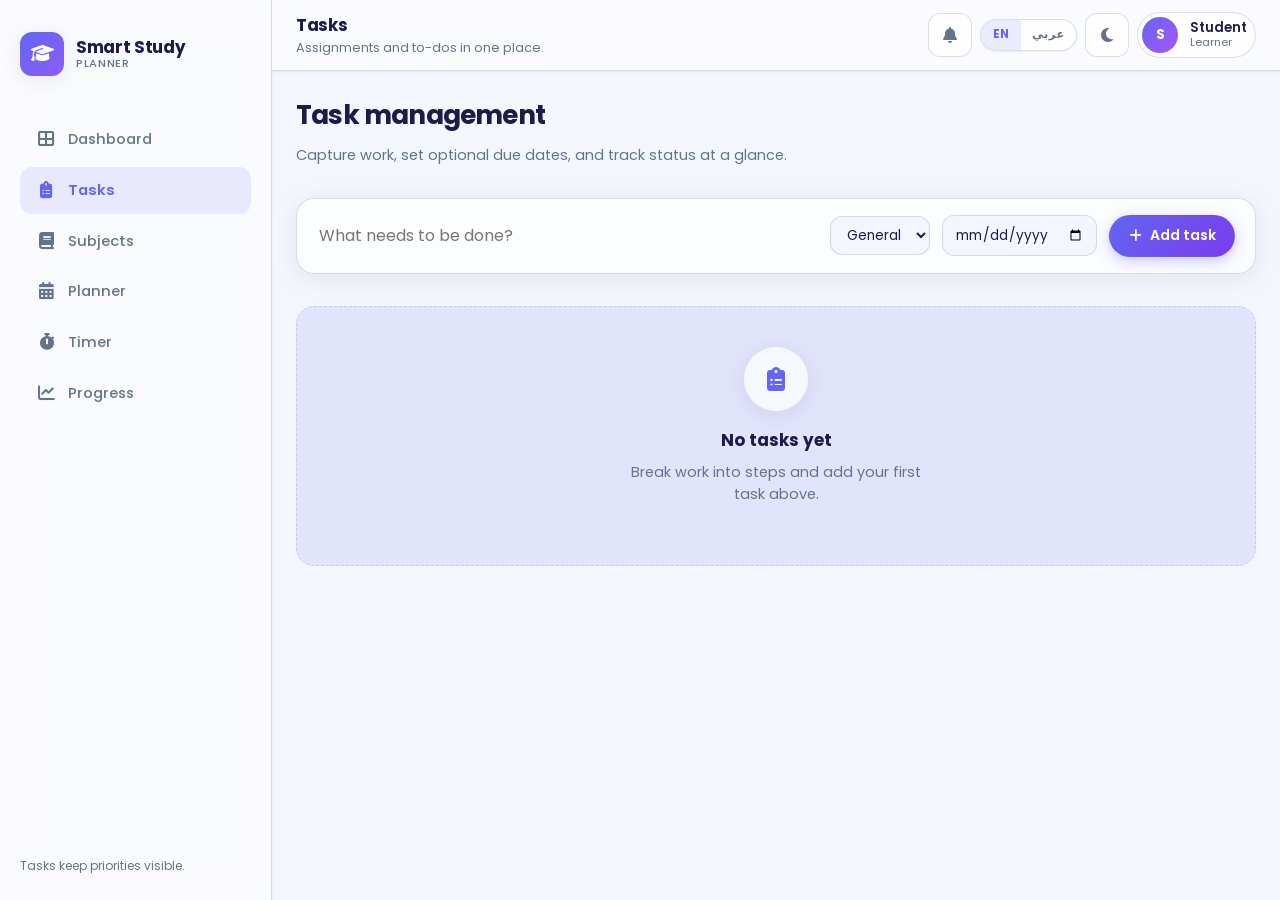
<file: pages/tasks.html>
<!DOCTYPE html>
<html lang="en">
<head>
    <meta charset="UTF-8">
    <meta name="viewport" content="width=device-width, initial-scale=1.0">
    <title>Tasks — Smart Study Planner</title>
    <link rel="preconnect" href="https://fonts.googleapis.com">
    <link rel="preconnect" href="https://fonts.gstatic.com" crossorigin>
    <link href="https://fonts.googleapis.com/css2?family=Poppins:wght@400;500;600;700&family=Tajawal:wght@400;500;600;700&display=swap" rel="stylesheet">
    <link rel="stylesheet" href="https://cdnjs.cloudflare.com/ajax/libs/font-awesome/6.4.0/css/all.min.css">
    <link rel="stylesheet" href="../css/reset.css">
    <link rel="stylesheet" href="../css/variables.css">
    <link rel="stylesheet" href="../css/layout.css">
    <link rel="stylesheet" href="../css/components.css">
</head>
<body data-page-title-key="docTitleTasks">
    <div class="sidebar-backdrop" id="sidebar-backdrop" aria-hidden="true"></div>

    <div class="app-shell">
        <aside class="sidebar" id="app-sidebar" data-i18n-aria="ariaMainNav" aria-label="Main navigation">
            <div class="sidebar__brand">
                <div class="sidebar__brand-icon" aria-hidden="true"><i class="fas fa-graduation-cap"></i></div>
                <div class="sidebar__brand-text">
                    <span class="sidebar__title" data-i18n="brandTitle">Smart Study</span>
                    <span class="sidebar__subtitle" data-i18n="brandSubtitle">Planner</span>
                </div>
            </div>
            <nav class="nav-links">
                <div class="nav-item"><a href="../index.html" class="nav-link"><i class="fas fa-th-large"></i><span data-i18n="navDashboard">Dashboard</span></a></div>
                <div class="nav-item"><a href="tasks.html" class="nav-link active"><i class="fas fa-clipboard-list"></i><span data-i18n="navTasks">Tasks</span></a></div>
                <div class="nav-item"><a href="subjects.html" class="nav-link"><i class="fas fa-book"></i><span data-i18n="navSubjects">Subjects</span></a></div>
                <div class="nav-item"><a href="planner.html" class="nav-link"><i class="fas fa-calendar-days"></i><span data-i18n="navPlanner">Planner</span></a></div>
                <div class="nav-item"><a href="timer.html" class="nav-link"><i class="fas fa-stopwatch"></i><span data-i18n="navTimer">Timer</span></a></div>
                <div class="nav-item"><a href="progress.html" class="nav-link"><i class="fas fa-chart-line"></i><span data-i18n="navProgress">Progress</span></a></div>
            </nav>
            <div class="sidebar__footer" data-i18n="sidebarFooterTasks">Tasks keep priorities visible.</div>
        </aside>

        <main class="main-content">
            <header class="topbar">
                <div class="topbar__left">
                    <button type="button" class="topbar__menu" id="sidebar-open" data-i18n-aria="openMenu" aria-label="Open menu"><i class="fas fa-bars"></i></button>
                    <div>
                        <div class="topbar__page-title" data-i18n="topbarTasks">Tasks</div>
                        <div class="topbar__page-desc" data-i18n="descTasks">Assignments and to-dos in one place.</div>
                    </div>
                </div>
                <div class="topbar__right">
                    <div class="lang-switcher" data-i18n-aria="ariaLanguageSwitcher" role="group">
                        <button type="button" class="lang-switcher__btn" data-lang="en" aria-pressed="true">EN</button>
                        <button type="button" class="lang-switcher__btn" data-lang="ar" aria-pressed="false">عربي</button>
                    </div>
                    <div class="notifications-wrap">
                        <button type="button" class="notifications-btn" id="notifications-toggle" data-i18n-aria="ariaNotifications" aria-label="Notifications">
                            <i class="fas fa-bell"></i>
                            <span class="notifications-badge" id="notifications-badge" data-count="0"></span>
                        </button>
                        <div class="notifications-panel" id="notifications-panel" data-i18n-aria="ariaNotificationsList" aria-label="Notifications list">
                            <div class="notifications-panel__head">
                                <span data-i18n="notifications">Notifications</span>
                                <button type="button" class="btn btn-ghost btn-sm" id="notifications-mark-read" data-i18n="markAllRead">Mark all read</button>
                            </div>
                            <div class="notifications-panel__list" id="notifications-list"></div>
                        </div>
                    </div>
                    <button type="button" class="theme-toggle" data-i18n-title="ariaToggleTheme" title="Toggle theme"><i class="fas fa-moon"></i></button>
                    <div class="user-chip">
                        <div class="user-avatar" aria-hidden="true">S</div>
                        <div class="user-meta">
                            <span class="user-meta__name" data-i18n="userName">Student</span>
                            <span class="user-meta__role" data-i18n="userRole">Learner</span>
                        </div>
                    </div>
                </div>
            </header>

            <div class="page-body page-body--narrow">
                <header class="page-header">
                    <h1 data-i18n="pageTasksH1">Task management</h1>
                    <p data-i18n="pageTasksDesc">Capture work, set optional due dates, and track status at a glance.</p>
                </header>

                <div class="task-input-bar">
                    <input type="text" id="task-name" data-i18n-placeholder="taskNamePlaceholder" data-i18n-aria="taskNameAria" aria-label="Task name" placeholder="What needs to be done?">
                    <select id="task-subject" class="input-field" data-i18n-aria="subjectAria" aria-label="Subject">
                        <option value="" data-i18n="subjectGeneral">General</option>
                    </select>
                    <input type="date" id="task-due" class="input-field" data-i18n-title="dueDateTitle" data-i18n-aria="dueDateAria" title="Due date (optional)" aria-label="Due date optional">
                    <button type="button" class="btn btn-primary" id="add-task-btn"><i class="fas fa-plus"></i> <span data-i18n="addTaskBtn">Add task</span></button>
                </div>

                <div id="tasks-list" aria-live="polite"></div>
            </div>
        </main>
    </div>

    <script src="../js/storage.js"></script>
    <script src="../js/i18n.js"></script>
    <script src="../js/ui.js"></script>
    <script>
        function tr(key, vars) {
            return typeof window.t === "function" ? window.t(key, vars) : key;
        }

        function taskStatus(task) {
            if (task.completed) return "done";
            if (task.dueDate) {
                const d = new Date(task.dueDate);
                const t = new Date();
                d.setHours(0, 0, 0, 0);
                t.setHours(0, 0, 0, 0);
                if (d < t) return "overdue";
            }
            return "pending";
        }

        function statusBadge(status) {
            if (status === "done") return '<span class="badge badge-success"><i class="fas fa-check"></i> ' + escapeHtml(tr("statusDone")) + "</span>";
            if (status === "overdue") return '<span class="badge badge-danger"><i class="fas fa-clock"></i> ' + escapeHtml(tr("statusOverdue")) + "</span>";
            return '<span class="badge badge-purple"><i class="fas fa-circle"></i> ' + escapeHtml(tr("statusPending")) + "</span>";
        }

        document.addEventListener("DOMContentLoaded", () => {
            loadSubjects();
            renderTasks();
            document.getElementById("add-task-btn").onclick = () => {
                const name = document.getElementById("task-name").value.trim();
                const subjectId = document.getElementById("task-subject").value;
                const dueRaw = document.getElementById("task-due").value;
                if (!name) {
                    SSP.showToast("error", tr("toastNeedTaskName"), tr("toastNeedTaskNameBody"));
                    return;
                }
                const payload = { name, subjectId: subjectId || undefined };
                if (dueRaw) payload.dueDate = dueRaw;
                Storage.addTask(payload);
                document.getElementById("task-name").value = "";
                document.getElementById("task-due").value = "";
                SSP.showToast("success", tr("toastTaskAdded"), name);
                SSP.addNotification(tr("toastTaskCreated", { name }), "fa-plus");
                renderTasks();
            };
        });

        document.addEventListener("ssp-lang-change", () => {
            loadSubjects();
            renderTasks();
        });

        function loadSubjects() {
            const subjects = Storage.getSubjects();
            const select = document.getElementById("task-subject");
            const gen = tr("subjectGeneral");
            select.innerHTML = '<option value="">' + escapeHtml(gen) + "</option>" + subjects.map((s) => `<option value="${s.id}">${escapeHtml(s.name)}</option>`).join("");
        }

        function escapeHtml(s) {
            const d = document.createElement("div");
            d.textContent = s;
            return d.innerHTML;
        }

        function renderTasks() {
            const tasks = Storage.getTasks();
            const container = document.getElementById("tasks-list");
            const subjects = Storage.getSubjects();

            if (tasks.length === 0) {
                container.innerHTML = `
                    <div class="empty-state">
                        <div class="empty-state__icon"><i class="fas fa-clipboard-list"></i></div>
                        <h3>${escapeHtml(tr("tasksEmptyTitle"))}</h3>
                        <p>${escapeHtml(tr("tasksEmptyDesc"))}</p>
                    </div>`;
                return;
            }

            container.innerHTML = tasks
                .slice()
                .reverse()
                .map((t) => {
                    const sub = subjects.find((s) => s.id == t.subjectId);
                    const st = taskStatus(t);
                    const cardClass =
                        "task-card " +
                        (t.completed ? "task-card--completed task-card--done" : st === "overdue" ? "task-card--overdue task-card--pending" : "task-card--pending");
                    const dueLine = t.dueDate
                        ? `<span style="font-size:0.75rem;color:var(--text-muted);"><i class="fas fa-calendar-day"></i> ${escapeHtml(t.dueDate)}</span>`
                        : "";
                    return `
                        <div class="${cardClass}">
                            <div class="checkbox ${t.completed ? "checked" : ""}" role="button" tabindex="0" aria-label="${escapeHtml(tr("statusDone"))}" onclick="toggleTask(${t.id})">
                                ${t.completed ? '<i class="fas fa-check" style="font-size:0.65rem;"></i>' : ""}
                            </div>
                            <div>
                                <div class="task-card__title" onclick="toggleTask(${t.id})">${escapeHtml(t.name)}</div>
                                <div class="task-card__meta">
                                    ${sub ? `<span class="badge" style="background:${sub.color}18;color:${sub.color};border:1px solid ${sub.color}40;">${escapeHtml(sub.name)}</span>` : ""}
                                    ${statusBadge(st)}
                                    ${dueLine}
                                </div>
                            </div>
                            <button type="button" class="btn btn-ghost btn-icon" onclick="deleteTask(${t.id})" aria-label="${escapeHtml(tr("delete"))}"><i class="fas fa-trash-can"></i></button>
                        </div>`;
                })
                .join("");
        }

        window.toggleTask = (id) => {
            const tasks = Storage.getTasks();
            const task = tasks.find((t) => t.id === id);
            if (task) {
                task.completed = !task.completed;
                Storage.save(DB_KEYS.TASKS, tasks);
                renderTasks();
            }
        };

        window.deleteTask = async (id) => {
            const ok = await SSP.showConfirm({
                title: tr("deleteTaskConfirmTitle"),
                message: tr("deleteTaskConfirmMsg"),
                confirmText: tr("delete"),
                cancelText: tr("cancel"),
            });
            if (!ok) return;
            const next = Storage.getTasks().filter((t) => t.id !== id);
            Storage.save(DB_KEYS.TASKS, next);
            SSP.showToast("success", tr("toastTaskRemoved"), "");
            SSP.addNotification(tr("notifTaskDeleted2"), "fa-trash-can");
            renderTasks();
        };
    </script>
</body>
</html>
</file>
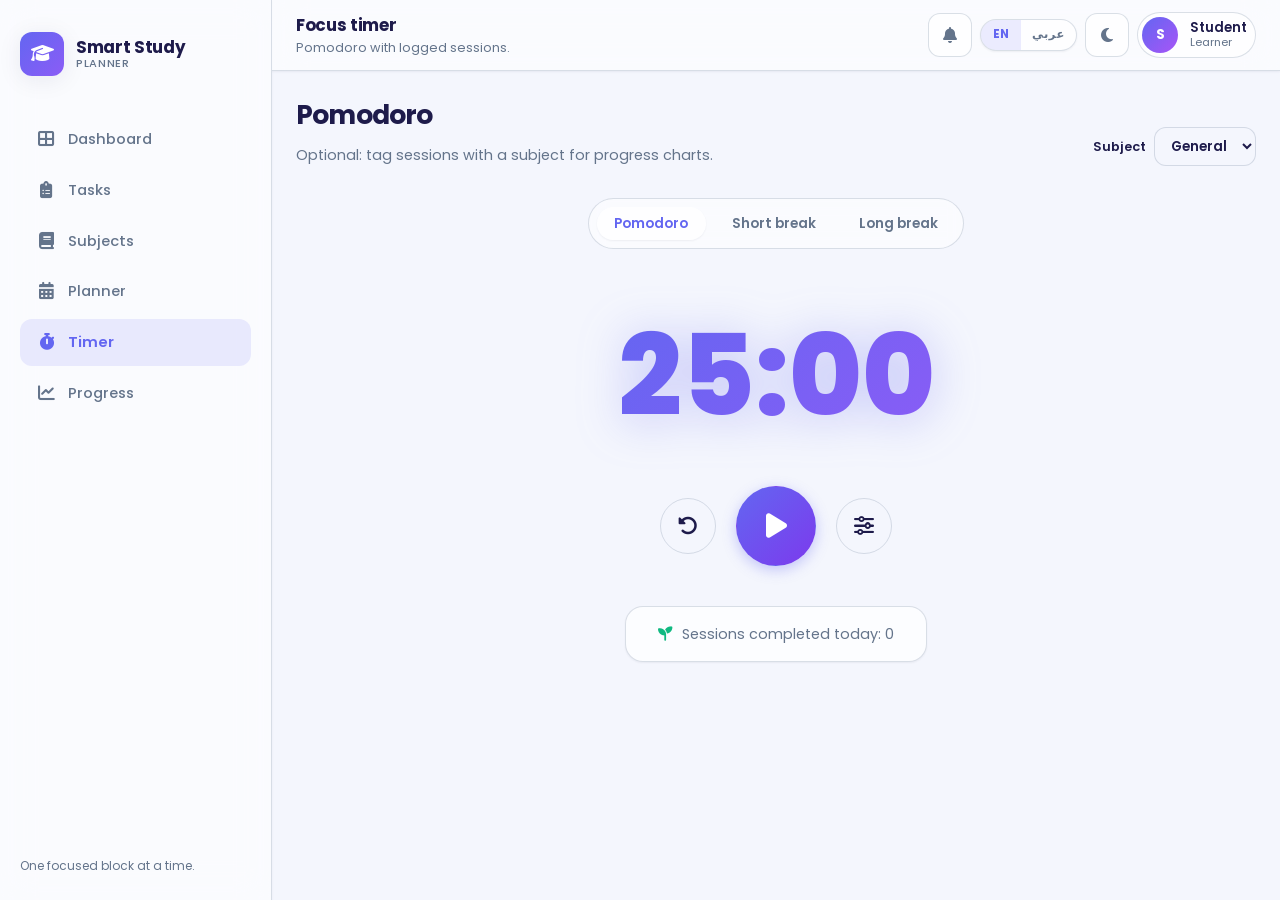
<file: pages/timer.html>
<!DOCTYPE html>
<html lang="en">
<head>
    <meta charset="UTF-8">
    <meta name="viewport" content="width=device-width, initial-scale=1.0">
    <title>Timer — Smart Study Planner</title>
    <link rel="preconnect" href="https://fonts.googleapis.com">
    <link rel="preconnect" href="https://fonts.gstatic.com" crossorigin>
    <link href="https://fonts.googleapis.com/css2?family=Poppins:wght@400;500;600;700;800&family=Tajawal:wght@400;500;600;700;800&display=swap" rel="stylesheet">
    <link rel="stylesheet" href="https://cdnjs.cloudflare.com/ajax/libs/font-awesome/6.4.0/css/all.min.css">
    <link rel="stylesheet" href="../css/reset.css">
    <link rel="stylesheet" href="../css/variables.css">
    <link rel="stylesheet" href="../css/layout.css">
    <link rel="stylesheet" href="../css/components.css">
</head>
<body data-page-title-key="docTitleTimer">
    <div class="sidebar-backdrop" id="sidebar-backdrop" aria-hidden="true"></div>

    <div class="app-shell">
        <aside class="sidebar" id="app-sidebar" data-i18n-aria="ariaMainNav" aria-label="Main navigation">
            <div class="sidebar__brand">
                <div class="sidebar__brand-icon" aria-hidden="true"><i class="fas fa-graduation-cap"></i></div>
                <div class="sidebar__brand-text">
                    <span class="sidebar__title" data-i18n="brandTitle">Smart Study</span>
                    <span class="sidebar__subtitle" data-i18n="brandSubtitle">Planner</span>
                </div>
            </div>
            <nav class="nav-links">
                <div class="nav-item"><a href="../index.html" class="nav-link"><i class="fas fa-th-large"></i><span data-i18n="navDashboard">Dashboard</span></a></div>
                <div class="nav-item"><a href="tasks.html" class="nav-link"><i class="fas fa-clipboard-list"></i><span data-i18n="navTasks">Tasks</span></a></div>
                <div class="nav-item"><a href="subjects.html" class="nav-link"><i class="fas fa-book"></i><span data-i18n="navSubjects">Subjects</span></a></div>
                <div class="nav-item"><a href="planner.html" class="nav-link"><i class="fas fa-calendar-days"></i><span data-i18n="navPlanner">Planner</span></a></div>
                <div class="nav-item"><a href="timer.html" class="nav-link active"><i class="fas fa-stopwatch"></i><span data-i18n="navTimer">Timer</span></a></div>
                <div class="nav-item"><a href="progress.html" class="nav-link"><i class="fas fa-chart-line"></i><span data-i18n="navProgress">Progress</span></a></div>
            </nav>
            <div class="sidebar__footer" data-i18n="sidebarFooterTimer">One focused block at a time.</div>
        </aside>

        <main class="main-content">
            <header class="topbar">
                <div class="topbar__left">
                    <button type="button" class="topbar__menu" id="sidebar-open" data-i18n-aria="openMenu" aria-label="Open menu"><i class="fas fa-bars"></i></button>
                    <div>
                        <div class="topbar__page-title" data-i18n="topbarTimer">Focus timer</div>
                        <div class="topbar__page-desc" data-i18n="descTimer">Pomodoro with logged sessions.</div>
                    </div>
                </div>
                <div class="topbar__right">
                    <div class="lang-switcher" data-i18n-aria="ariaLanguageSwitcher" role="group">
                        <button type="button" class="lang-switcher__btn" data-lang="en" aria-pressed="true">EN</button>
                        <button type="button" class="lang-switcher__btn" data-lang="ar" aria-pressed="false">عربي</button>
                    </div>
                    <div class="notifications-wrap">
                        <button type="button" class="notifications-btn" id="notifications-toggle" data-i18n-aria="ariaNotifications" aria-label="Notifications">
                            <i class="fas fa-bell"></i>
                            <span class="notifications-badge" id="notifications-badge" data-count="0"></span>
                        </button>
                        <div class="notifications-panel" id="notifications-panel" data-i18n-aria="ariaNotificationsList" aria-label="Notifications list">
                            <div class="notifications-panel__head">
                                <span data-i18n="notifications">Notifications</span>
                                <button type="button" class="btn btn-ghost btn-sm" id="notifications-mark-read" data-i18n="markAllRead">Mark all read</button>
                            </div>
                            <div class="notifications-panel__list" id="notifications-list"></div>
                        </div>
                    </div>
                    <button type="button" class="theme-toggle" data-i18n-title="ariaToggleTheme" title="Toggle theme"><i class="fas fa-moon"></i></button>
                    <div class="user-chip">
                        <div class="user-avatar" aria-hidden="true">S</div>
                        <div class="user-meta">
                            <span class="user-meta__name" data-i18n="userName">Student</span>
                            <span class="user-meta__role" data-i18n="userRole">Learner</span>
                        </div>
                    </div>
                </div>
            </header>

            <div class="page-body page-body--narrow">
                <header class="page-header" style="display:flex;flex-wrap:wrap;align-items:flex-end;justify-content:space-between;gap:1rem;">
                    <div>
                        <h1 data-i18n="pageTimerH1">Pomodoro</h1>
                        <p data-i18n="pageTimerDesc">Optional: tag sessions with a subject for progress charts.</p>
                    </div>
                    <label class="form-label" style="margin:0;display:flex;align-items:center;gap:0.5rem;">
                        <span data-i18n="timerSubjectLabel" style="white-space:nowrap;">Subject</span>
                        <select id="timer-subject" class="input-field" data-i18n-aria="timerSubjectLabel" aria-label="Subject">
                            <option value="" data-i18n="subjectGeneral">General</option>
                        </select>
                    </label>
                </header>

                <div class="timer-shell">
                    <div class="timer-modes" role="tablist" aria-label="Timer mode">
                        <button type="button" class="mode-btn active" data-mode="pomodoro" data-time="25" role="tab" aria-selected="true" data-i18n="timerPomodoro">Pomodoro</button>
                        <button type="button" class="mode-btn" data-mode="short" data-time="5" role="tab" data-i18n="timerShortBreak">Short break</button>
                        <button type="button" class="mode-btn" data-mode="long" data-time="15" role="tab" data-i18n="timerLongBreak">Long break</button>
                    </div>

                    <div class="timer-display" id="display" aria-live="polite">25:00</div>

                    <div class="timer-controls">
                        <button type="button" class="btn btn-outline btn-circle" id="reset-btn" data-i18n-title="timerResetAria" data-i18n-aria="timerResetAria" title="Reset" aria-label="Reset timer">
                            <i class="fas fa-rotate-left"></i>
                        </button>
                        <button type="button" class="btn btn-primary btn-circle" id="start-btn" style="width:80px;height:80px;font-size:1.75rem;" data-i18n-aria="timerStartAria" data-i18n-title="timerStartAria" aria-label="Start or pause">
                            <i class="fas fa-play"></i>
                        </button>
                        <button type="button" class="btn btn-outline btn-circle" id="settings-btn" data-i18n-title="timerSettingsAria" data-i18n-aria="timerSettingsAria" title="Settings" aria-label="Timer settings">
                            <i class="fas fa-sliders"></i>
                        </button>
                    </div>

                    <div class="session-info">
                        <p id="session-count"></p>
                    </div>
                </div>

                <div id="settings-modal" class="modal-overlay" role="dialog" aria-modal="true" aria-labelledby="settings-title">
                    <div class="card modal-card">
                        <h3 id="settings-title" style="margin-bottom:1.25rem;font-size:1.1rem;" data-i18n="timerSettingsTitle">Timer settings (minutes)</h3>
                        <div style="display:flex;flex-direction:column;gap:1rem;margin-bottom:1.5rem;">
                            <div>
                                <label class="form-label" for="pref-pomo" data-i18n="timerPomodoro">Pomodoro</label>
                                <input type="number" id="pref-pomo" class="input-field" value="25" min="1" max="60" style="width:100%;">
                            </div>
                            <div>
                                <label class="form-label" for="pref-short" data-i18n="timerShortBreak">Short break</label>
                                <input type="number" id="pref-short" class="input-field" value="5" min="1" max="30" style="width:100%;">
                            </div>
                            <div>
                                <label class="form-label" for="pref-long" data-i18n="timerLongBreak">Long break</label>
                                <input type="number" id="pref-long" class="input-field" value="15" min="1" max="60" style="width:100%;">
                            </div>
                        </div>
                        <div style="display:flex;gap:0.75rem;justify-content:flex-end;">
                            <button type="button" class="btn btn-outline" id="close-settings" data-i18n="cancel">Cancel</button>
                            <button type="button" class="btn btn-primary" id="save-settings" data-i18n="timerSave">Save</button>
                        </div>
                    </div>
                </div>
            </div>
        </main>
    </div>

    <script src="../js/storage.js"></script>
    <script src="../js/i18n.js"></script>
    <script src="../js/ui.js"></script>
    <script src="../js/timer.js"></script>
</body>
</html>
</file>
<file: css/variables.css>
/**
 * Design tokens — Smart Study Planner
 * Light/dark themes, spacing, glass, and motion (≈0.3s).
 */

:root {
  /* Primary palette — soft purple-blue */
  --primary: #6366f1;
  --primary-hover: #4f46e5;
  --primary-soft: rgba(99, 102, 241, 0.12);
  --primary-glow: rgba(99, 102, 241, 0.35);

  --secondary: #eef2ff;
  --success: #10b981;
  --success-soft: rgba(16, 185, 129, 0.12);
  --warning: #f59e0b;
  --warning-soft: rgba(245, 158, 11, 0.14);
  --danger: #ef4444;
  --danger-soft: rgba(239, 68, 68, 0.12);

  --text-main: #1e1b4b;
  --text-muted: #64748b;
  --text-inverse: #f8fafc;

  --bg: #f4f6fd;
  --bg-elevated: #ffffff;
  --card: rgba(255, 255, 255, 0.72);
  --border: rgba(148, 163, 184, 0.35);

  /* Glass / depth */
  --glass-bg: rgba(255, 255, 255, 0.55);
  --glass-border: rgba(255, 255, 255, 0.65);
  --glass-blur: 16px;
  --shadow-sm: 0 1px 2px rgba(30, 27, 75, 0.06);
  --shadow: 0 4px 24px rgba(30, 27, 75, 0.08);
  --shadow-lg: 0 12px 40px rgba(30, 27, 75, 0.12);
  --shadow-hover: 0 8px 32px rgba(99, 102, 241, 0.18);

  /* Layout */
  --sidebar-width: 272px;
  --topbar-height: 64px;
  --content-max: 1280px;

  /* Radius */
  --radius-sm: 8px;
  --radius: 12px;
  --radius-lg: 18px;
  --radius-xl: 24px;
  --radius-full: 9999px;

  /* Spacing scale */
  --space-1: 0.25rem;
  --space-2: 0.5rem;
  --space-3: 0.75rem;
  --space-4: 1rem;
  --space-5: 1.25rem;
  --space-6: 1.5rem;
  --space-8: 2rem;
  --space-10: 2.5rem;

  /* Motion */
  --ease-out: cubic-bezier(0.22, 1, 0.36, 1);
  --transition-fast: 0.2s var(--ease-out);
  --transition: 0.3s var(--ease-out);

  /* Task status */
  --status-done: var(--success);
  --status-pending: var(--primary);
  --status-overdue: var(--danger);
}

[data-theme="dark"] {
  --text-main: #e2e8f0;
  --text-muted: #94a3b8;
  --text-inverse: #0f172a;

  --bg: #0c0a18;
  --bg-elevated: #15122a;
  --card: rgba(21, 18, 42, 0.75);
  --border: rgba(148, 163, 184, 0.12);

  --secondary: rgba(99, 102, 241, 0.15);
  --glass-bg: rgba(21, 18, 42, 0.65);
  --glass-border: rgba(255, 255, 255, 0.06);

  --shadow-sm: 0 1px 2px rgba(0, 0, 0, 0.35);
  --shadow: 0 8px 32px rgba(0, 0, 0, 0.45);
  --shadow-lg: 0 20px 50px rgba(0, 0, 0, 0.55);
  --shadow-hover: 0 12px 40px rgba(99, 102, 241, 0.25);

  --primary-soft: rgba(129, 140, 248, 0.18);
}

/* View transitions (when supported) */
::view-transition-group(*),
::view-transition-old(*),
::view-transition-new(*) {
  animation-duration: 0.3s;
  animation-timing-function: var(--ease-out);
}
</file>
<file: css/layout.css>
/**
 * App shell: sidebar, top bar, responsive drawer, page scroll regions.
 */

body {
  background: var(--bg);
  color: var(--text-main);
  display: flex;
  min-height: 100vh;
  overflow-x: hidden;
  transition: background var(--transition), color var(--transition);
}

/* --- App shell grid --- */
.app-shell {
  display: flex;
  flex: 1;
  width: 100%;
  min-height: 100vh;
}

/* --- Sidebar (glass) --- */
.sidebar {
  width: var(--sidebar-width);
  flex-shrink: 0;
  display: flex;
  flex-direction: column;
  padding: var(--space-6) var(--space-5);
  min-height: 100vh;
  background: var(--glass-bg);
  backdrop-filter: blur(var(--glass-blur));
  -webkit-backdrop-filter: blur(var(--glass-blur));
  border-right: 1px solid var(--border);
  box-shadow: var(--shadow-sm);
  transition: transform var(--transition), box-shadow var(--transition);
  z-index: 100;
}

.sidebar__brand {
  display: flex;
  align-items: center;
  gap: var(--space-3);
  margin-bottom: var(--space-8);
  padding: var(--space-2) 0;
}

.sidebar__brand-icon {
  width: 44px;
  height: 44px;
  border-radius: var(--radius);
  display: flex;
  align-items: center;
  justify-content: center;
  background: linear-gradient(135deg, var(--primary), #8b5cf6);
  color: #fff;
  font-size: 1.15rem;
  box-shadow: var(--shadow);
}

.sidebar__brand-text {
  display: flex;
  flex-direction: column;
  gap: 0;
  line-height: 1.2;
}

.sidebar__title {
  font-size: 1.05rem;
  font-weight: 700;
  letter-spacing: -0.02em;
  color: var(--text-main);
}

.sidebar__subtitle {
  font-size: 0.7rem;
  font-weight: 500;
  color: var(--text-muted);
  text-transform: uppercase;
  letter-spacing: 0.06em;
}

.nav-links {
  list-style: none;
  padding: 0;
  margin: 0;
  flex: 1;
  display: flex;
  flex-direction: column;
  gap: var(--space-1);
}

.nav-item {
  margin: 0;
}

.nav-link {
  display: flex;
  align-items: center;
  gap: var(--space-3);
  padding: var(--space-3) var(--space-4);
  text-decoration: none;
  color: var(--text-muted);
  border-radius: var(--radius);
  transition: background var(--transition), color var(--transition), transform var(--transition-fast);
  font-weight: 500;
  font-size: 0.92rem;
}

.nav-link:hover {
  background: var(--primary-soft);
  color: var(--primary);
}

.nav-link.active {
  background: var(--primary-soft);
  color: var(--primary);
  font-weight: 600;
}

.nav-link i {
  font-size: 1.05rem;
  width: 1.25rem;
  text-align: center;
}

.sidebar__footer {
  margin-top: auto;
  padding-top: var(--space-6);
  font-size: 0.75rem;
  color: var(--text-muted);
}

/* --- Main column --- */
.main-content {
  flex: 1;
  display: flex;
  flex-direction: column;
  min-width: 0;
  min-height: 100vh;
  overflow: hidden;
}

/* Top navigation bar */
.topbar {
  display: flex;
  align-items: center;
  justify-content: space-between;
  gap: var(--space-4);
  min-height: var(--topbar-height);
  padding: var(--space-3) var(--space-6);
  flex-shrink: 0;
  background: var(--glass-bg);
  backdrop-filter: blur(var(--glass-blur));
  -webkit-backdrop-filter: blur(var(--glass-blur));
  border-bottom: 1px solid var(--border);
  box-shadow: var(--shadow-sm);
  transition: background var(--transition), border-color var(--transition);
  position: relative;
  z-index: 500;
}

.topbar__left {
  display: flex;
  align-items: center;
  gap: var(--space-4);
  min-width: 0;
}

.topbar__menu {
  display: none;
  align-items: center;
  justify-content: center;
  width: 44px;
  height: 44px;
  border-radius: var(--radius);
  border: 1px solid var(--border);
  background: var(--card);
  color: var(--text-main);
  cursor: pointer;
  transition: border-color var(--transition), transform var(--transition-fast), box-shadow var(--transition);
}

.topbar__menu:hover {
  border-color: var(--primary);
  color: var(--primary);
  box-shadow: var(--shadow);
}

.topbar__page-title {
  font-size: 1.05rem;
  font-weight: 700;
  letter-spacing: -0.02em;
  white-space: nowrap;
  overflow: hidden;
  text-overflow: ellipsis;
}

.topbar__page-desc {
  font-size: 0.8rem;
  color: var(--text-muted);
  display: none;
}

@media (min-width: 640px) {
  .topbar__page-desc {
    display: block;
  }
}

.topbar__right {
  display: flex;
  align-items: center;
  gap: var(--space-2);
  flex-shrink: 0;
  flex-wrap: wrap;
  justify-content: flex-end;
}

/* Scrollable page body */
.page-body {
  flex: 1;
  overflow-y: auto;
  overflow-x: hidden;
  padding: var(--space-6) var(--space-6) var(--space-10);
}

.page-body--narrow {
  max-width: var(--content-max);
  margin: 0 auto;
  width: 100%;
}

/* Legacy header block (greeting inside page) — optional */
.page-header {
  margin-bottom: var(--space-8);
}

.page-header h1 {
  font-size: clamp(1.35rem, 2.5vw, 1.65rem);
  font-weight: 700;
  letter-spacing: -0.03em;
}

.page-header p {
  color: var(--text-muted);
  font-size: 0.9rem;
  margin-top: var(--space-2);
}

/* Sidebar backdrop (mobile) */
.sidebar-backdrop {
  display: none;
  position: fixed;
  inset: 0;
  background: rgba(15, 23, 42, 0.45);
  z-index: 90;
  opacity: 0;
  transition: opacity var(--transition);
}

.sidebar-backdrop.is-visible {
  display: block;
  opacity: 1;
}

/* Mobile drawer */
@media (max-width: 900px) {
  .topbar__menu {
    display: flex;
  }

  .sidebar {
    position: fixed;
    left: 0;
    top: 0;
    bottom: 0;
    transform: translateX(-100%);
    box-shadow: var(--shadow-lg);
  }

  .sidebar.is-open {
    transform: translateX(0);
  }

  .sidebar-backdrop.is-visible {
    pointer-events: auto;
  }
}

@media (max-width: 640px) {
  .page-body {
    padding: var(--space-4) var(--space-4) var(--space-8);
  }

  .topbar {
    padding: var(--space-3) var(--space-4);
  }
}

/* --- RTL (Arabic) --- */
[dir="rtl"] .app-shell {
  flex-direction: row-reverse;
}

[dir="rtl"] .sidebar {
  border-right: none;
  border-left: 1px solid var(--border);
}

[dir="rtl"] .sidebar__brand {
  flex-direction: row-reverse;
}

[dir="rtl"] .nav-link {
  flex-direction: row-reverse;
}

[dir="rtl"] .topbar {
  flex-direction: row-reverse;
}

[dir="rtl"] .topbar__left {
  flex-direction: row-reverse;
}

[dir="rtl"] .topbar__right {
  flex-direction: row-reverse;
}

[dir="rtl"] .section-header {
  flex-direction: row-reverse;
}

[dir="rtl"] .toolbar {
  flex-direction: row-reverse;
}

[dir="rtl"] .notifications-panel {
  left: 0;
  right: auto;
}

[dir="rtl"] .toast-container {
  right: auto;
  left: var(--space-6);
}

[dir="rtl"] .task-input-bar {
  flex-direction: row-reverse;
}

[dir="rtl"] .dashboard-task {
  flex-direction: row-reverse;
}

[dir="rtl"] .session-pill {
  flex-direction: row-reverse;
}

@media (max-width: 900px) {
  [dir="rtl"] .sidebar {
    left: auto;
    right: 0;
    transform: translateX(100%);
  }

  [dir="rtl"] .sidebar.is-open {
    transform: translateX(0);
  }
}
</file>
<file: css/components.css>
/**
 * Smart Study Planner — UI components (cards, buttons, tasks, modals, toast, skeleton).
 */

/* --- Glass card --- */
.card {
  background: var(--card);
  border-radius: var(--radius-lg);
  border: 1px solid var(--border);
  padding: var(--space-6);
  box-shadow: var(--shadow);
  transition: transform var(--transition), box-shadow var(--transition), border-color var(--transition);
  backdrop-filter: blur(8px);
  -webkit-backdrop-filter: blur(8px);
}

.card:hover {
  box-shadow: var(--shadow-hover);
  border-color: rgba(99, 102, 241, 0.12);
}

.card--flat:hover {
  transform: none;
}

/* --- Stat grid --- */
.stat-grid {
  display: grid;
  grid-template-columns: repeat(auto-fit, minmax(200px, 1fr));
  gap: var(--space-5);
  margin-bottom: var(--space-8);
}

.stat-card {
  display: flex;
  flex-direction: column;
  gap: var(--space-2);
  position: relative;
  overflow: hidden;
}

.stat-card::after {
  content: "";
  position: absolute;
  top: 0;
  right: 0;
  width: 80px;
  height: 80px;
  background: radial-gradient(circle at top right, var(--primary-soft), transparent 70%);
  pointer-events: none;
}

.stat-card .label {
  font-size: 0.8rem;
  color: var(--text-muted);
  font-weight: 500;
}

.stat-card .value {
  font-size: 1.65rem;
  font-weight: 700;
  color: var(--text-main);
  font-variant-numeric: tabular-nums;
}

/* Brief skeleton shimmer on dashboard stats while “loading” */
.stat-grid--loading .stat-card .value {
  min-height: 2rem;
  min-width: 4ch;
  border-radius: var(--radius-sm);
  color: transparent !important;
  background: linear-gradient(
    90deg,
    var(--border) 0%,
    var(--secondary) 50%,
    var(--border) 100%
  );
  background-size: 200% 100%;
  animation: shimmer 1s ease-in-out infinite;
}

.stat-grid--loading .stat-card .trend {
  opacity: 0.35;
}

.stat-card .trend {
  font-size: 0.72rem;
  font-weight: 600;
  display: inline-flex;
  align-items: center;
  gap: var(--space-2);
}

.trend.up {
  color: var(--success);
}
.trend.down {
  color: var(--danger);
}

/* --- Buttons --- */
.btn {
  display: inline-flex;
  align-items: center;
  justify-content: center;
  padding: 0.55rem 1.15rem;
  border-radius: var(--radius-full);
  font-weight: 600;
  font-size: 0.88rem;
  cursor: pointer;
  transition: background var(--transition), color var(--transition), border-color var(--transition);
  border: 1px solid transparent;
  gap: var(--space-2);
  text-decoration: none;
}

.btn:active {
  transform: scale(0.98);
}

.btn-primary {
  background: linear-gradient(135deg, var(--primary), #7c3aed);
  color: #fff;
  box-shadow: 0 4px 14px var(--primary-glow);
}

.btn-primary:hover {
  filter: brightness(1.05);
  box-shadow: 0 6px 20px var(--primary-glow);
}

.btn-outline {
  background: transparent;
  border-color: var(--border);
  color: var(--text-main);
}

.btn-outline:hover {
  border-color: var(--primary);
  color: var(--primary);
  background: var(--primary-soft);
}

.btn-ghost {
  background: transparent;
  border-color: transparent;
  color: var(--text-muted);
}

.btn-ghost:hover {
  color: var(--primary);
  background: var(--primary-soft);
}

.btn-danger {
  background: var(--danger-soft);
  color: var(--danger);
  border-color: rgba(239, 68, 68, 0.35);
}

.btn-danger:hover {
  background: rgba(239, 68, 68, 0.2);
}

.btn-sm {
  padding: 0.35rem 0.75rem;
  font-size: 0.75rem;
}

.btn-icon {
  width: 44px;
  height: 44px;
  padding: 0;
  border-radius: var(--radius);
}

.btn-active {
  background: var(--primary-soft) !important;
  border-color: var(--primary) !important;
  color: var(--primary) !important;
}

/* --- Badges --- */
.badge {
  display: inline-flex;
  align-items: center;
  gap: 0.35rem;
  padding: 0.2rem 0.65rem;
  border-radius: var(--radius-full);
  font-size: 0.7rem;
  font-weight: 600;
  letter-spacing: 0.02em;
}

.badge-purple {
  background: var(--primary-soft);
  color: var(--primary);
}
.badge-success {
  background: var(--success-soft);
  color: var(--success);
}
.badge-warning {
  background: var(--warning-soft);
  color: var(--warning);
}
.badge-danger {
  background: var(--danger-soft);
  color: var(--danger);
}

/* --- Checkbox / task row --- */
.checkbox {
  width: 22px;
  height: 22px;
  border-radius: 6px;
  border: 2px solid var(--border);
  cursor: pointer;
  display: flex;
  align-items: center;
  justify-content: center;
  transition: var(--transition);
  background: var(--bg-elevated);
  flex-shrink: 0;
}

.checkbox:hover {
  border-color: var(--primary);
}

.checkbox.checked {
  background: var(--primary);
  border-color: var(--primary);
  color: #fff;
}

@keyframes taskExit {
  0% {
    transform: translateX(0);
    opacity: 1;
  }
  100% {
    transform: translateX(12px);
    opacity: 0;
  }
}

.task-item-exit {
  animation: taskExit 0.35s var(--ease-out) forwards;
  pointer-events: none;
}

.dashboard-task.completed span {
  text-decoration: line-through;
  color: var(--text-muted);
}

.dashboard-task {
  position: relative;
  padding-right: 2.5rem;
}

.delete-task-btn {
  position: absolute;
  right: 0.35rem;
  top: 50%;
  transform: translateY(-50%);
  padding: var(--space-2);
  color: var(--text-muted);
  opacity: 0;
  transition: opacity var(--transition), color var(--transition);
  cursor: pointer;
  z-index: 5;
  background: none;
  border: none;
}

.dashboard-task:hover .delete-task-btn {
  opacity: 1;
}

.delete-task-btn:hover {
  color: var(--danger);
}

/* --- Task cards (full page) --- */
.task-card {
  display: grid;
  grid-template-columns: auto 1fr auto;
  align-items: center;
  gap: var(--space-4);
  padding: var(--space-4) var(--space-5);
  background: var(--card);
  border: 1px solid var(--border);
  border-radius: var(--radius-lg);
  margin-bottom: var(--space-3);
  box-shadow: var(--shadow-sm);
  transition: transform var(--transition), box-shadow var(--transition), border-color var(--transition);
}

.task-card:hover {
  transform: translateY(-2px);
  box-shadow: var(--shadow);
  border-color: rgba(99, 102, 241, 0.2);
}

.task-card--completed {
  opacity: 0.85;
}

.task-card--completed .task-card__title {
  text-decoration: line-through;
  color: var(--text-muted);
}

.task-card--pending {
  border-left: 4px solid var(--status-pending);
}

.task-card--done {
  border-left: 4px solid var(--status-done);
}

.task-card--overdue {
  border-left: 4px solid var(--status-overdue);
  background: linear-gradient(90deg, var(--danger-soft), var(--card));
}

.task-card__title {
  font-weight: 600;
  font-size: 0.95rem;
  cursor: pointer;
}

.task-card__meta {
  display: flex;
  flex-wrap: wrap;
  align-items: center;
  gap: var(--space-2);
  margin-top: var(--space-1);
}

.task-input-bar {
  display: flex;
  flex-wrap: wrap;
  gap: var(--space-3);
  margin-bottom: var(--space-8);
  padding: var(--space-4) var(--space-5);
  background: var(--card);
  border-radius: var(--radius-lg);
  border: 1px solid var(--border);
  box-shadow: var(--shadow);
  align-items: center;
}

.task-input-bar input[type="text"] {
  flex: 1;
  min-width: 160px;
  border: none;
  background: transparent;
  outline: none;
  color: var(--text-main);
}

.input-field,
.task-input-bar select {
  padding: 0.5rem 0.75rem;
  border: 1px solid var(--border);
  border-radius: var(--radius);
  background: var(--bg);
  color: var(--text-main);
  font-size: 0.85rem;
  transition: border-color var(--transition), box-shadow var(--transition);
}

.input-field:focus,
.task-input-bar select:focus {
  outline: none;
  border-color: var(--primary);
  box-shadow: 0 0 0 3px var(--primary-soft);
}

/* --- Grid --- */
.grid {
  display: grid;
  gap: var(--space-3);
}

.grid-2 {
  grid-template-columns: repeat(2, 1fr);
}
.grid-3 {
  grid-template-columns: repeat(3, 1fr);
}

@media (max-width: 1024px) {
  .grid-3 {
    grid-template-columns: repeat(2, 1fr);
  }
}

@media (max-width: 640px) {
  .grid-2,
  .grid-3 {
    grid-template-columns: 1fr;
  }
}

/* --- Section headers --- */
.section-header {
  display: flex;
  flex-wrap: wrap;
  align-items: center;
  justify-content: space-between;
  gap: var(--space-4);
  margin-bottom: var(--space-5);
}

.section-header h2 {
  font-size: 1.05rem;
  font-weight: 700;
}

.link-muted {
  color: var(--primary);
  font-size: 0.8rem;
  font-weight: 600;
  text-decoration: none;
  transition: opacity var(--transition);
}

.link-muted:hover {
  opacity: 0.85;
  text-decoration: underline;
}

.toolbar {
  display: flex;
  flex-wrap: wrap;
  gap: var(--space-2);
  align-items: center;
}

/* --- Session list (dashboard) --- */
.session-pill {
  display: flex;
  align-items: center;
  gap: var(--space-3);
  padding: var(--space-3) var(--space-4);
  border-radius: var(--radius);
  background: var(--secondary);
  border: 1px solid var(--border);
  font-size: 0.88rem;
  transition: transform var(--transition-fast), box-shadow var(--transition);
}

.session-pill:hover {
  transform: translateX(4px);
  box-shadow: var(--shadow-sm);
}

.session-pill__time {
  font-weight: 700;
  font-size: 0.8rem;
  font-variant-numeric: tabular-nums;
}

/* --- Modal overlay --- */
.modal-overlay {
  display: none;
  position: fixed;
  inset: 0;
  z-index: 2000;
  align-items: center;
  justify-content: center;
  padding: var(--space-4);
  background: rgba(15, 23, 42, 0.45);
  backdrop-filter: blur(4px);
  opacity: 0;
  pointer-events: none;
  transition: opacity var(--transition);
}

.modal-overlay.is-open {
  display: flex;
  opacity: 1;
  pointer-events: auto;
}

.modal-card {
  width: 100%;
  max-width: 420px;
  animation: modalIn 0.28s var(--ease-out);
}

@keyframes modalIn {
  from {
    opacity: 0;
    transform: translateY(12px) scale(0.98);
  }
  to {
    opacity: 1;
    transform: translateY(0) scale(1);
  }
}

@keyframes shimmer {
  0% {
    background-position: -200% 0;
  }
  100% {
    background-position: 200% 0;
  }
}

/* --- Toast --- */
.toast-container {
  position: fixed;
  bottom: var(--space-6);
  right: var(--space-6);
  z-index: 3000;
  display: flex;
  flex-direction: column;
  gap: var(--space-3);
  max-width: min(360px, calc(100vw - 2rem));
  pointer-events: none;
}

.toast {
  pointer-events: auto;
  display: flex;
  align-items: flex-start;
  gap: var(--space-3);
  padding: var(--space-4) var(--space-5);
  border-radius: var(--radius);
  background: var(--bg-elevated);
  border: 1px solid var(--border);
  box-shadow: var(--shadow-lg);
  animation: toastIn 0.35s var(--ease-out);
}

@keyframes toastIn {
  from {
    opacity: 0;
    transform: translateY(10px);
  }
  to {
    opacity: 1;
    transform: translateY(0);
  }
}

.toast--success {
  border-left: 4px solid var(--success);
}
.toast--error {
  border-left: 4px solid var(--danger);
}
.toast--info {
  border-left: 4px solid var(--primary);
}

.toast__icon {
  margin-top: 2px;
  color: var(--primary);
}

.toast__title {
  font-weight: 600;
  font-size: 0.9rem;
}

.toast__body {
  font-size: 0.82rem;
  color: var(--text-muted);
  margin-top: 2px;
}

/* --- Skeleton --- */
.skeleton {
  border-radius: var(--radius);
  background: linear-gradient(
    90deg,
    var(--border) 0%,
    var(--secondary) 50%,
    var(--border) 100%
  );
  background-size: 200% 100%;
  animation: shimmer 1.2s ease-in-out infinite;
}

.skeleton-block {
  height: 1.25rem;
  margin-bottom: var(--space-2);
}

/* --- Empty state --- */
.empty-state {
  text-align: center;
  padding: var(--space-10) var(--space-6);
  border-radius: var(--radius-lg);
  border: 1px dashed var(--border);
  background: var(--primary-soft);
}

.empty-state__icon {
  width: 64px;
  height: 64px;
  margin: 0 auto var(--space-4);
  border-radius: var(--radius-full);
  display: flex;
  align-items: center;
  justify-content: center;
  background: var(--card);
  color: var(--primary);
  font-size: 1.5rem;
  box-shadow: var(--shadow);
}

.empty-state h3 {
  font-size: 1.05rem;
  font-weight: 700;
  margin-bottom: var(--space-2);
}

.empty-state p {
  color: var(--text-muted);
  font-size: 0.9rem;
  max-width: 320px;
  margin: 0 auto var(--space-5);
}

/* --- Topbar: user + theme + notifications --- */
.user-chip {
  display: flex;
  align-items: center;
  gap: var(--space-3);
  padding: var(--space-1) var(--space-2) var(--space-1) var(--space-1);
  border-radius: var(--radius-full);
  border: 1px solid var(--border);
  background: var(--card);
  transition: border-color var(--transition), box-shadow var(--transition);
}

.user-chip:hover {
  border-color: rgba(99, 102, 241, 0.35);
}

.user-avatar {
  width: 36px;
  height: 36px;
  border-radius: var(--radius-full);
  background: linear-gradient(135deg, var(--primary), #a855f7);
  color: #fff;
  display: flex;
  align-items: center;
  justify-content: center;
  font-weight: 700;
  font-size: 0.85rem;
}

.user-meta {
  display: none;
  flex-direction: column;
  line-height: 1.2;
}

@media (min-width: 480px) {
  .user-meta {
    display: flex;
  }
}

.user-meta__name {
  font-size: 0.82rem;
  font-weight: 600;
}

.user-meta__role {
  font-size: 0.7rem;
  color: var(--text-muted);
}

.theme-toggle {
  width: 44px;
  height: 44px;
  border-radius: var(--radius);
  border: 1px solid var(--border);
  background: var(--card);
  color: var(--text-muted);
  cursor: pointer;
  display: flex;
  align-items: center;
  justify-content: center;
  transition: var(--transition);
}

.theme-toggle:hover {
  border-color: var(--primary);
  color: var(--primary);
  box-shadow: var(--shadow-sm);
}

.notifications-wrap {
  position: relative;
  order: -1;
}

.notifications-btn {
  position: relative;
  width: 44px;
  height: 44px;
  border-radius: var(--radius);
  border: 1px solid var(--border);
  background: var(--card);
  color: var(--text-muted);
  cursor: pointer;
  display: flex;
  align-items: center;
  justify-content: center;
  transition: var(--transition);
}

.notifications-btn:hover {
  border-color: var(--primary);
  color: var(--primary);
}

.notifications-badge {
  position: absolute;
  top: 6px;
  right: 6px;
  min-width: 18px;
  height: 18px;
  padding: 0 4px;
  border-radius: var(--radius-full);
  background: var(--danger);
  color: #fff;
  font-size: 0.65rem;
  font-weight: 700;
  display: flex;
  align-items: center;
  justify-content: center;
  transition: transform var(--transition-fast);
}

.notifications-badge:empty,
.notifications-badge[data-count="0"] {
  display: none;
}

.notifications-panel,
[dir="rtl"] .notifications-panel {
  position: fixed;
  top: 12vh;
  left: 0;
  right: 0;
  margin: 0 auto;
  width: min(500px, calc(100vw - 2rem));
  max-height: min(600px, 80vh);
  overflow: hidden;
  display: flex;
  flex-direction: column;
  background: var(--bg-elevated);
  border: 1px solid var(--border);
  border-radius: var(--radius-lg);
  box-shadow: var(--shadow-lg);
  opacity: 0;
  visibility: hidden;
  transform: translateY(-10px);
  transition: opacity var(--transition), transform var(--transition), visibility var(--transition);
  z-index: 2000;
}

.notifications-panel.is-open,
[dir="rtl"] .notifications-panel.is-open {
  opacity: 1;
  visibility: visible;
  transform: translateY(0);
}

@media (max-width: 640px) {
  .notifications-panel,
  [dir="rtl"] .notifications-panel {
    top: calc(var(--topbar-height) + 1rem);
    width: min(320px, calc(100vw - 2rem));
  }
}


.notifications-panel__head {
  display: flex;
  align-items: center;
  justify-content: space-between;
  padding: var(--space-4);
  border-bottom: 1px solid var(--border);
  font-weight: 600;
  font-size: 0.9rem;
}

.notifications-panel__list {
  overflow-y: auto;
  padding: var(--space-2);
}

.notification-item {
  display: flex;
  gap: var(--space-3);
  padding: var(--space-3);
  border-radius: var(--radius);
  transition: background var(--transition);
  cursor: default;
}

.notification-item:hover {
  background: var(--primary-soft);
}

.notification-item.unread {
  background: var(--primary-soft);
}

.notification-item__icon {
  width: 36px;
  height: 36px;
  border-radius: var(--radius);
  display: flex;
  align-items: center;
  justify-content: center;
  background: var(--secondary);
  color: var(--primary);
  flex-shrink: 0;
}

.notification-item__text {
  font-size: 0.82rem;
  color: var(--text-main);
}

.notification-item__time {
  font-size: 0.7rem;
  color: var(--text-muted);
  margin-top: 2px;
}

/* --- Planner / calendar --- */
.planner-container {
  overflow-x: auto;
  background: var(--card);
  border-radius: var(--radius-lg);
  border: 1px solid var(--border);
  margin-top: var(--space-4);
  box-shadow: var(--shadow);
}

.planner-grid {
  display: grid;
  grid-template-columns: 72px repeat(7, minmax(72px, 1fr));
  min-width: 720px;
}

.planner-grid .grid-header {
  background: var(--secondary);
  padding: var(--space-4) var(--space-2);
  text-align: center;
  font-weight: 700;
  font-size: 0.78rem;
  border-bottom: 1px solid var(--border);
  border-right: 1px solid var(--border);
  color: var(--text-main);
}

.planner-grid .grid-header.is-today {
  background: var(--primary-soft);
  color: var(--primary);
}

.planner-grid .time-col {
  background: var(--bg);
  padding: var(--space-2);
  text-align: right;
  font-size: 0.7rem;
  font-weight: 600;
  color: var(--text-muted);
  border-right: 1px solid var(--border);
  border-bottom: 1px solid var(--border);
  height: 52px;
  display: flex;
  align-items: center;
  justify-content: flex-end;
}

.planner-grid .grid-cell {
  border-right: 1px solid var(--border);
  border-bottom: 1px solid var(--border);
  height: 52px;
  transition: background var(--transition);
  cursor: pointer;
  position: relative;
}

.planner-grid .grid-cell:hover {
  background: var(--primary-soft);
}

.planner-grid .session-block {
  position: absolute;
  inset: 3px;
  border-radius: var(--radius-sm);
  padding: 4px;
  font-size: 0.65rem;
  font-weight: 600;
  color: #fff;
  overflow: hidden;
  display: flex;
  flex-direction: column;
  justify-content: center;
  align-items: center;
  text-align: center;
  box-shadow: var(--shadow-sm);
}

.subject-selector {
  position: fixed;
  inset: 0;
  z-index: 2000;
  display: none;
  align-items: center;
  justify-content: center;
  padding: var(--space-4);
  background: rgba(15, 23, 42, 0.5);
  backdrop-filter: blur(4px);
}

.subject-selector.is-open {
  display: flex;
}

/* --- Progress bars --- */
.progress-bar {
  height: 8px;
  border-radius: var(--radius-full);
  background: var(--border);
  overflow: hidden;
  margin-top: var(--space-2);
}

.progress-bar__fill {
  height: 100%;
  border-radius: var(--radius-full);
  background: linear-gradient(90deg, var(--primary), #a855f7);
  transition: width 0.6s var(--ease-out);
}

.stat-tile {
  padding: var(--space-6);
  background: var(--secondary);
  border-radius: var(--radius);
  text-align: center;
  border: 1px solid var(--border);
  transition: transform var(--transition-fast);
}

.stat-tile:hover {
  transform: translateY(-2px);
}

.stat-tile__label {
  font-size: 0.72rem;
  color: var(--text-muted);
  margin-bottom: var(--space-1);
}

.stat-tile__value {
  font-size: 1.45rem;
  font-weight: 700;
  font-variant-numeric: tabular-nums;
}

/* --- Timer --- */
.timer-shell {
  display: flex;
  flex-direction: column;
  align-items: center;
  justify-content: center;
  min-height: 50vh;
  text-align: center;
}

.timer-display {
  font-size: clamp(3.5rem, 12vw, 7rem);
  font-weight: 800;
  font-variant-numeric: tabular-nums;
  margin: var(--space-6) 0;
  background: linear-gradient(135deg, var(--primary), #8b5cf6);
  -webkit-background-clip: text;
  background-clip: text;
  color: transparent;
  filter: drop-shadow(0 4px 24px var(--primary-glow));
}

.timer-modes {
  display: flex;
  gap: var(--space-2);
  background: var(--glass-bg);
  backdrop-filter: blur(8px);
  padding: var(--space-2);
  border-radius: var(--radius-full);
  border: 1px solid var(--border);
  margin-bottom: var(--space-4);
}

.mode-btn {
  padding: 0.35rem 1.1rem;
  border-radius: var(--radius-full);
  border: none;
  background: transparent;
  font-weight: 600;
  font-size: 0.85rem;
  color: var(--text-muted);
  cursor: pointer;
  transition: var(--transition);
}

.mode-btn.active {
  background: var(--card);
  color: var(--primary);
  box-shadow: var(--shadow-sm);
}

.timer-controls {
  display: flex;
  gap: var(--space-5);
  align-items: center;
}

.btn-circle {
  width: 56px;
  height: 56px;
  border-radius: var(--radius-full);
  display: flex;
  align-items: center;
  justify-content: center;
  font-size: 1.25rem;
}

.session-info {
  margin-top: var(--space-10);
  padding: var(--space-4) var(--space-8);
  background: var(--card);
  border: 1px solid var(--border);
  border-radius: var(--radius-lg);
  box-shadow: var(--shadow-sm);
  font-size: 0.9rem;
  color: var(--text-muted);
}

/* --- Forms --- */
.form-label {
  display: block;
  font-size: 0.8rem;
  font-weight: 600;
  margin-bottom: var(--space-2);
  color: var(--text-main);
}

.form-row {
  margin-bottom: var(--space-5);
}

.color-picker {
  display: flex;
  gap: var(--space-2);
  flex-wrap: wrap;
}

.color-picker input[type="radio"] {
  position: absolute;
  opacity: 0;
  pointer-events: none;
}

.color-picker label {
  width: 28px;
  height: 28px;
  border-radius: var(--radius-full);
  cursor: pointer;
  border: 2px solid transparent;
  transition: transform var(--transition-fast), box-shadow var(--transition);
}

.color-picker input:checked + label {
  border-color: var(--text-main);
  transform: scale(1.08);
  box-shadow: var(--shadow-sm);
}

/* --- Language switcher (EN / AR) --- */
.lang-switcher {
  display: inline-flex;
  align-items: stretch;
  border: 1px solid var(--border);
  border-radius: var(--radius-full);
  overflow: hidden;
  background: var(--card);
  flex-shrink: 0;
  box-shadow: var(--shadow-sm);
}

.lang-switcher__btn {
  padding: 0.4rem 0.7rem;
  font-size: 0.72rem;
  font-weight: 700;
  letter-spacing: 0.04em;
  border: none;
  background: transparent;
  color: var(--text-muted);
  cursor: pointer;
  transition: background var(--transition), color var(--transition);
  font-family: inherit;
}

.lang-switcher__btn.is-active {
  background: var(--primary-soft);
  color: var(--primary);
}

.lang-switcher__btn:hover:not(.is-active) {
  color: var(--text-main);
  background: var(--secondary);
}

/* Smooth theme/lang context switch */
html.i18n-transition,
html.i18n-transition body {
  transition: background-color 0.3s ease, color 0.3s ease;
}
</file>
